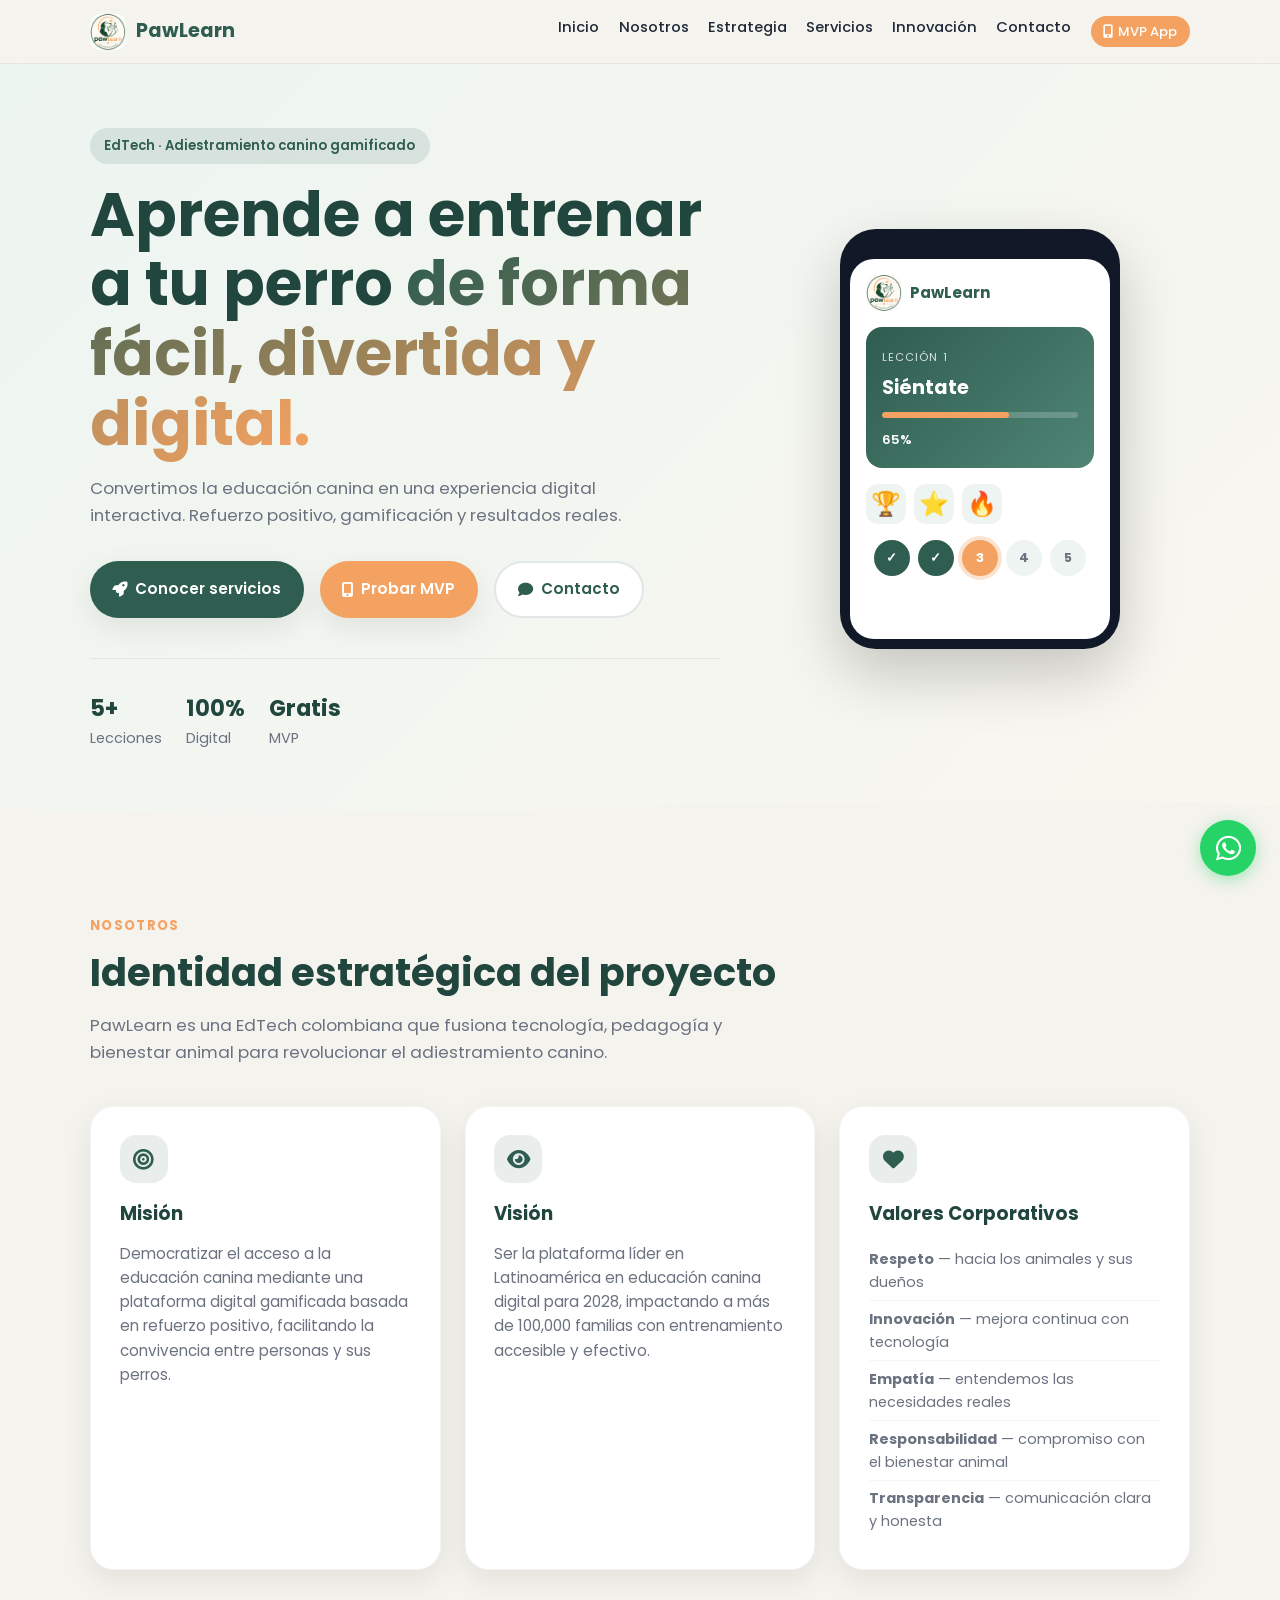
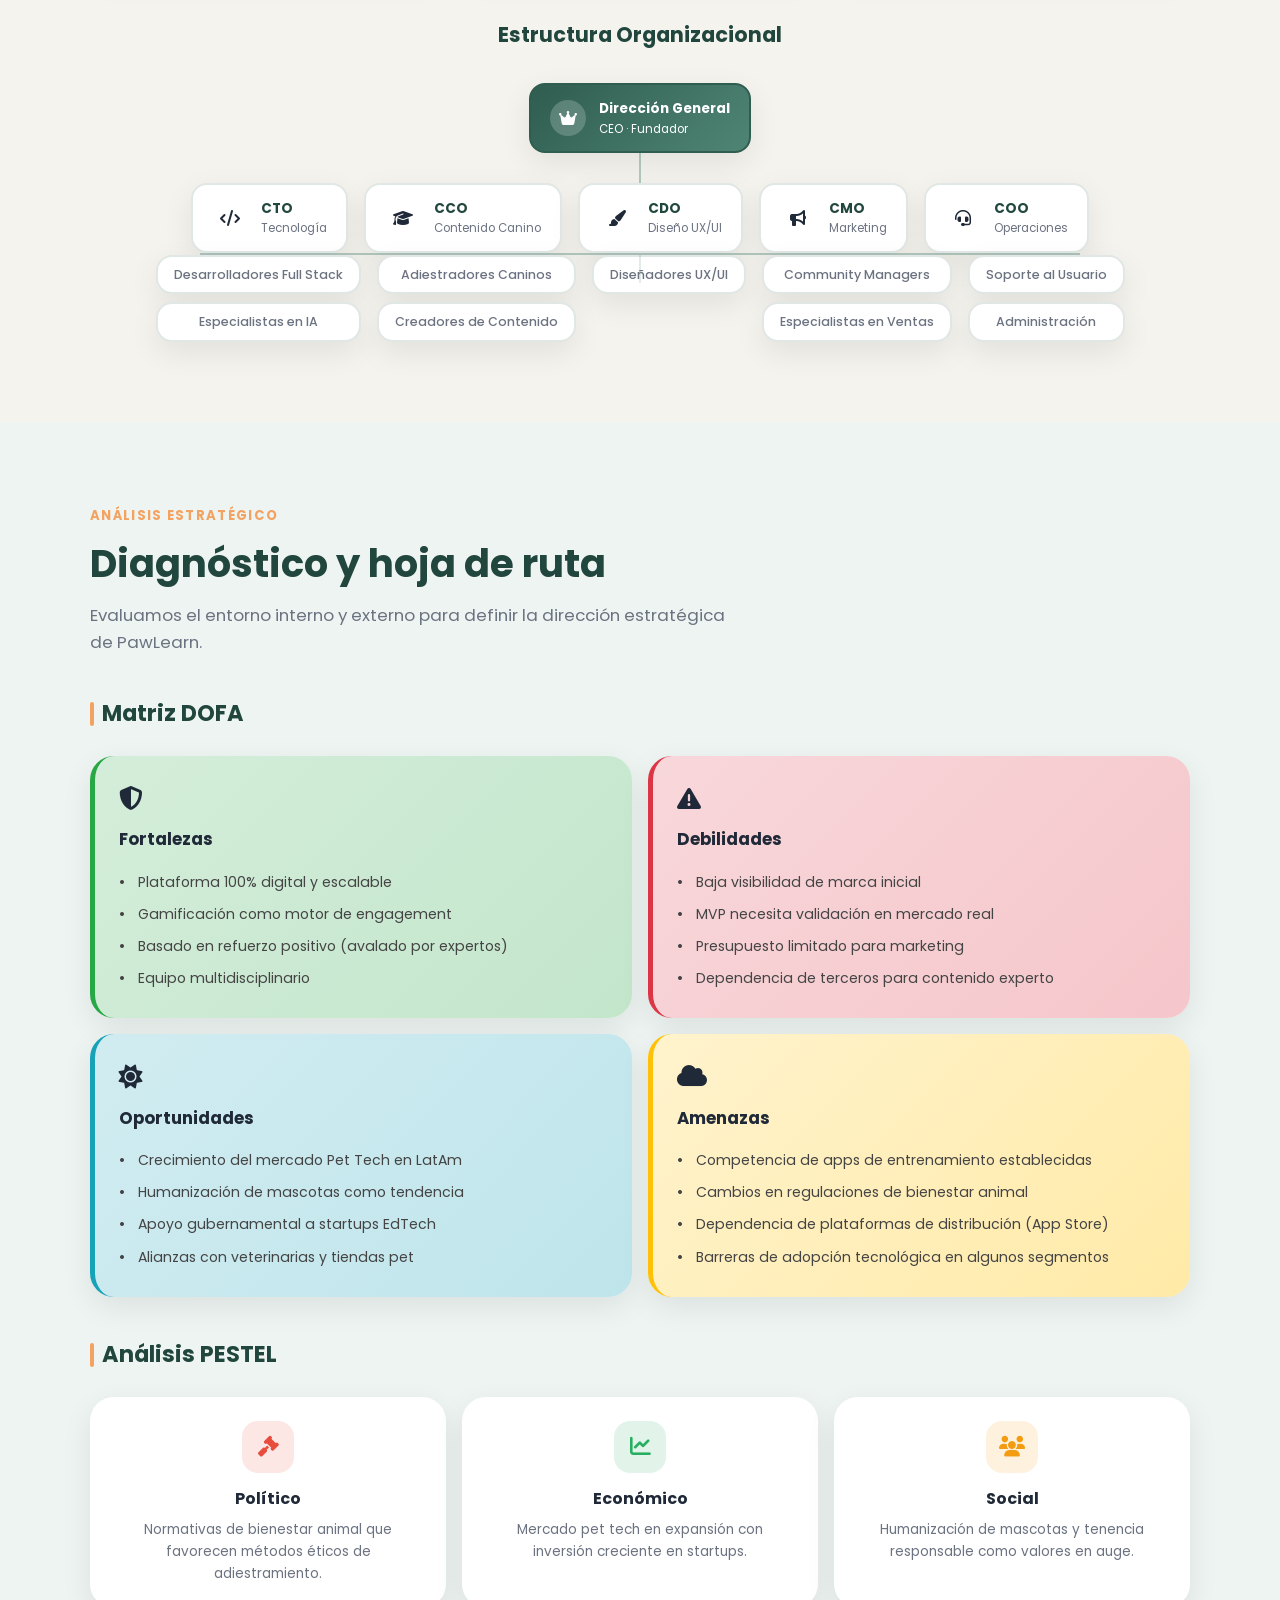
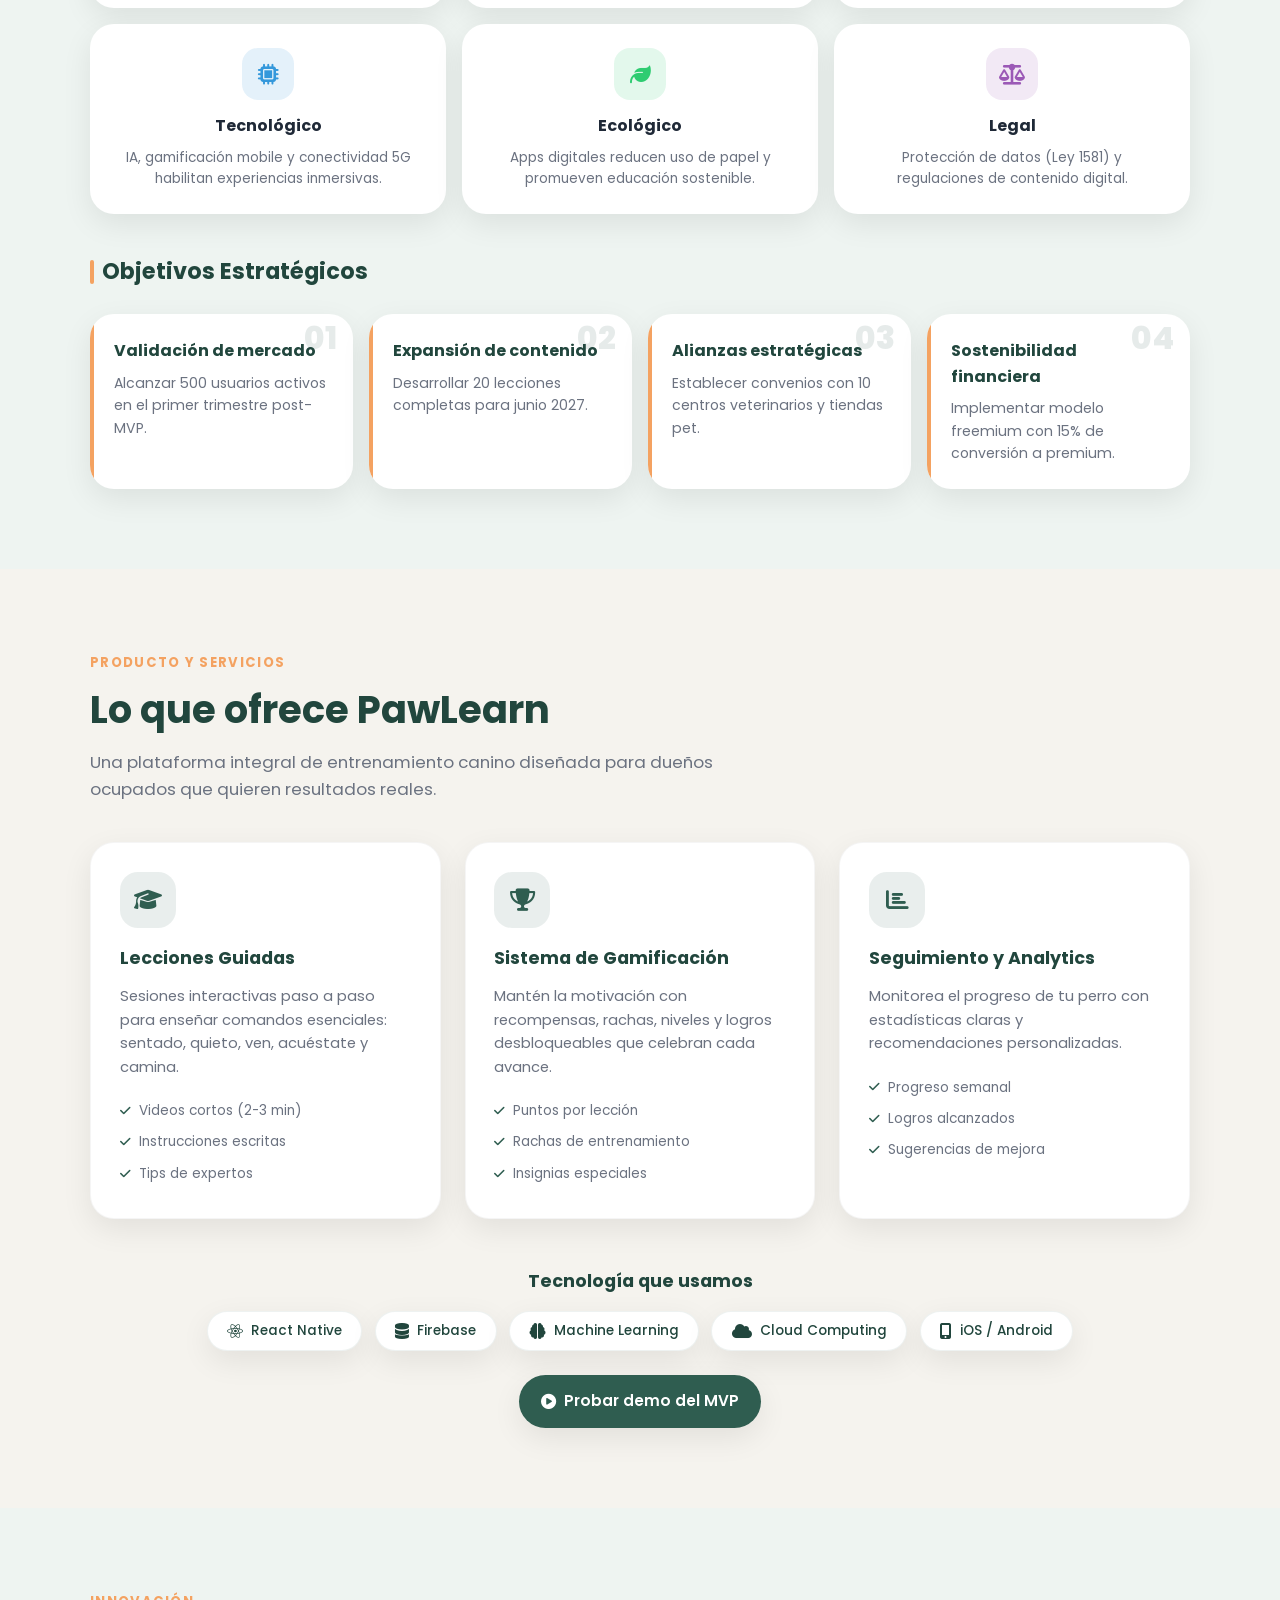
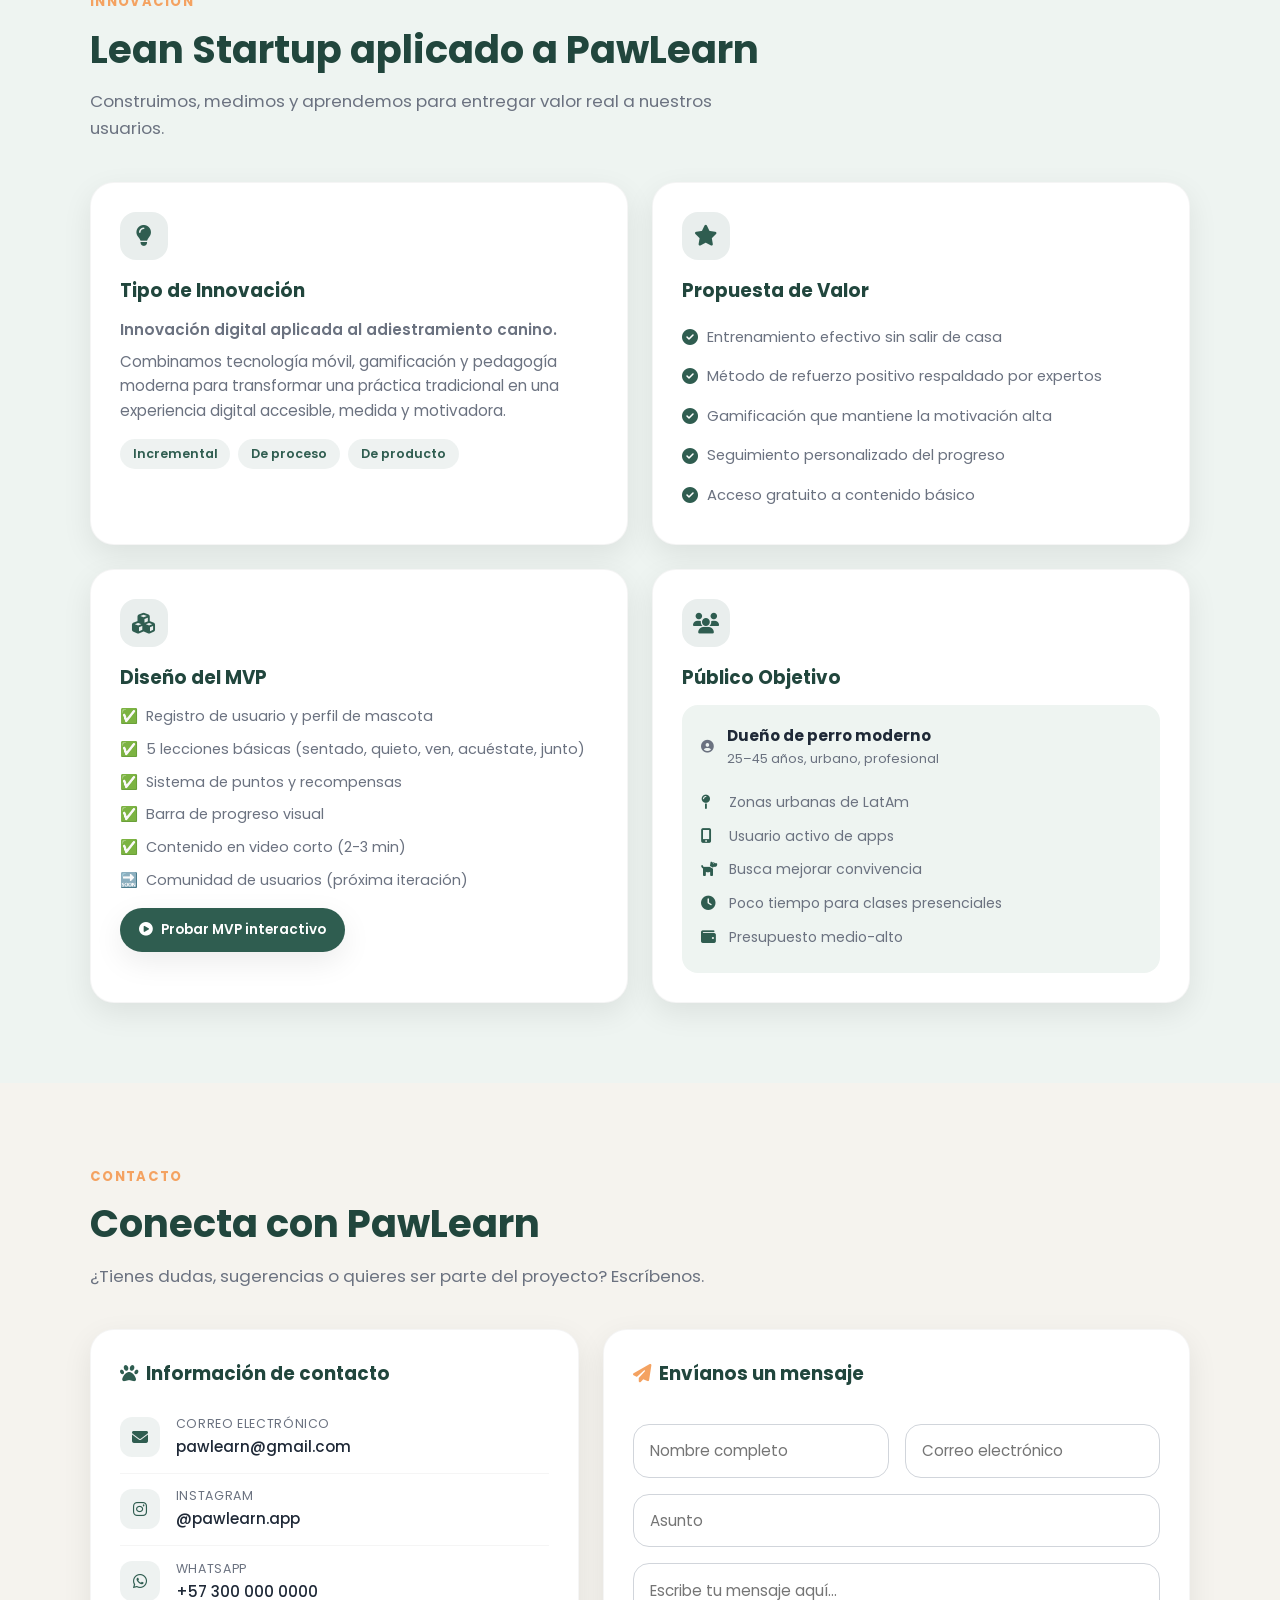
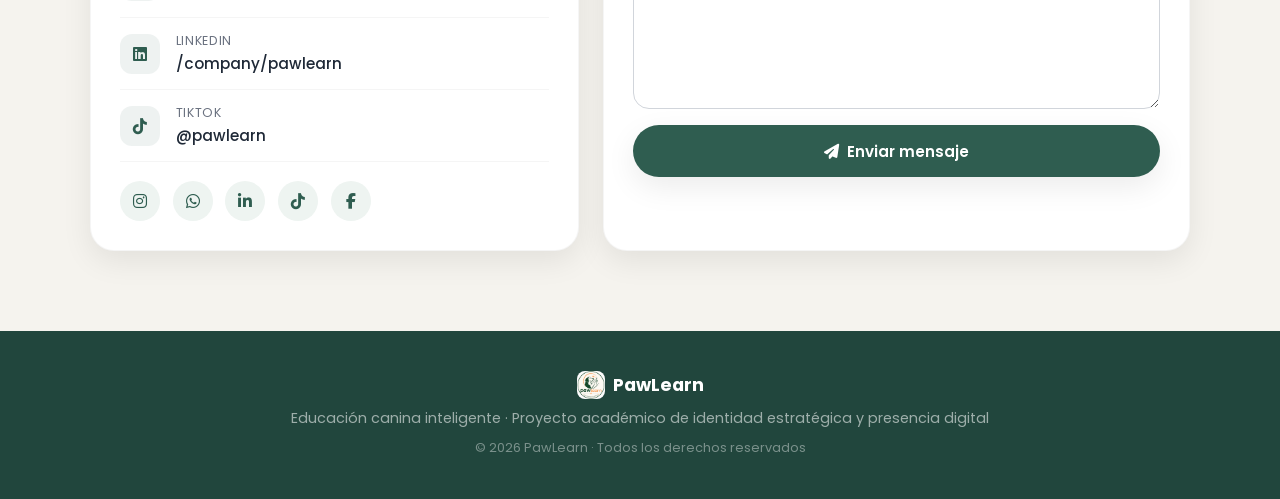
<file: index.html>
<!DOCTYPE html>
<html lang="es">
<head>
  <meta charset="UTF-8" />
  <meta name="viewport" content="width=device-width, initial-scale=1.0" />
  <title>PawLearn | Educación Canina Inteligente</title>
  <link rel="stylesheet" href="styles.css" />
  <link rel="preconnect" href="https://fonts.googleapis.com">
  <link rel="preconnect" href="https://fonts.gstatic.com" crossorigin>
  <link href="https://fonts.googleapis.com/css2?family=Poppins:wght@300;400;500;600;700;800&display=swap" rel="stylesheet">
  <link rel="stylesheet" href="https://cdnjs.cloudflare.com/ajax/libs/font-awesome/6.5.0/css/all.min.css">
  <link rel="icon" href="logo.jpeg" type="image/jpeg">
</head>
<body>

  <!-- Navbar -->
  <header class="navbar">
    <div class="container nav-content">
      <div class="logo">
        <img src="logo.jpeg" alt="PawLearn" class="logo-img" />
        <span>PawLearn</span>
      </div>
      <nav>
        <a href="#inicio">Inicio</a>
        <a href="#nosotros">Nosotros</a>
        <a href="#estrategia">Estrategia</a>
        <a href="#servicios">Servicios</a>
        <a href="#innovacion">Innovación</a>
        <a href="#contacto">Contacto</a>
        <a href="mvp-app.html" class="nav-mvp"><i class="fas fa-mobile-alt"></i> MVP App</a>
      </nav>
    </div>
  </header>

  <main>

    <!-- ===== HERO / HOME ===== -->
    <section class="hero" id="inicio">
      <div class="container hero-grid">
        <div class="hero-text">
          <span class="badge">EdTech · Adiestramiento canino gamificado</span>
          <h1>Aprende a entrenar a tu perro <span class="highlight">de forma fácil, divertida y digital.</span></h1>
          <p class="slogan">Convertimos la educación canina en una experiencia digital interactiva. Refuerzo positivo, gamificación y resultados reales.</p>
          <div class="hero-actions">
            <a href="#servicios" class="btn btn-primary"><i class="fas fa-rocket"></i> Conocer servicios</a>
            <a href="mvp-app.html" class="btn btn-accent"><i class="fas fa-mobile-alt"></i> Probar MVP</a>
            <a href="#contacto" class="btn btn-secondary"><i class="fas fa-comment"></i> Contacto</a>
          </div>
          <div class="hero-stats">
            <div><strong>5+</strong> Lecciones</div>
            <div><strong>100%</strong> Digital</div>
            <div><strong>Gratis</strong> MVP</div>
          </div>
        </div>

        <div class="hero-visual">
          <div class="phone-mockup">
            <div class="phone-notch"></div>
            <div class="phone-screen">
              <div class="app-header">
                <img src="logo.jpeg" alt="PawLearn" class="app-logo-icon" />
                <span>PawLearn</span>
              </div>
              <div class="app-lesson">
                <span class="lesson-tag">Lección 1</span>
                <h4>Siéntate</h4>
                <div class="lesson-progress">
                  <div class="lp-fill" style="width:65%"></div>
                </div>
                <span class="lesson-pct">65%</span>
              </div>
              <div class="app-badges">
                <span>🏆</span><span>⭐</span><span>🔥</span>
              </div>
              <div class="app-steps">
                <div class="step done"><span>✓</span></div>
                <div class="step done"><span>✓</span></div>
                <div class="step active"><span>3</span></div>
                <div class="step"><span>4</span></div>
                <div class="step"><span>5</span></div>
              </div>
            </div>
          </div>
        </div>
      </div>
      <div class="wave-divider">
        <svg viewBox="0 0 1440 60" preserveAspectRatio="none"><path d="M0,30 C360,60 1080,0 1440,30 L1440,60 L0,60 Z" fill="#f5f3ee"/></svg>
      </div>
    </section>

    <!-- ===== NOSOTROS ===== -->
    <section class="section" id="nosotros">
      <div class="container">
        <div class="section-title">
          <span>Nosotros</span>
          <h2>Identidad estratégica del proyecto</h2>
          <p class="section-desc">PawLearn es una EdTech colombiana que fusiona tecnología, pedagogía y bienestar animal para revolucionar el adiestramiento canino.</p>
        </div>

        <!-- Misión, Visión, Valores -->
        <div class="grid-3">
          <article class="card card-hover">
            <div class="card-icon"><i class="fas fa-bullseye"></i></div>
            <h3>Misión</h3>
            <p>Democratizar el acceso a la educación canina mediante una plataforma digital gamificada basada en refuerzo positivo, facilitando la convivencia entre personas y sus perros.</p>
          </article>

          <article class="card card-hover">
            <div class="card-icon"><i class="fas fa-eye"></i></div>
            <h3>Visión</h3>
            <p>Ser la plataforma líder en Latinoamérica en educación canina digital para 2028, impactando a más de 100,000 familias con entrenamiento accesible y efectivo.</p>
          </article>

          <article class="card card-hover">
            <div class="card-icon"><i class="fas fa-heart"></i></div>
            <h3>Valores Corporativos</h3>
            <ul class="value-list">
              <li><strong>Respeto</strong> — hacia los animales y sus dueños</li>
              <li><strong>Innovación</strong> — mejora continua con tecnología</li>
              <li><strong>Empatía</strong> — entendemos las necesidades reales</li>
              <li><strong>Responsabilidad</strong> — compromiso con el bienestar animal</li>
              <li><strong>Transparencia</strong> — comunicación clara y honesta</li>
            </ul>
          </article>
        </div>

        <!-- Estructura Organizacional - Diagrama Jerárquico -->
        <div class="org-section">
          <h3 class="org-title">Estructura Organizacional</h3>

          <div class="org-tree">
            <!-- Nivel 1: CEO -->
            <div class="org-level org-level-1">
              <div class="org-node ceo">
                <div class="org-avatar"><i class="fas fa-crown"></i></div>
                <div class="org-info">
                  <span class="org-name">Dirección General</span>
                  <span class="org-role">CEO · Fundador</span>
                </div>
              </div>
            </div>

            <div class="org-connector"></div>

            <!-- Nivel 2: Direcciones -->
            <div class="org-level org-level-2">
              <div class="org-node">
                <div class="org-avatar"><i class="fas fa-code"></i></div>
                <div class="org-info">
                  <span class="org-name">CTO</span>
                  <span class="org-role">Tecnología</span>
                </div>
              </div>
              <div class="org-node">
                <div class="org-avatar"><i class="fas fa-graduation-cap"></i></div>
                <div class="org-info">
                  <span class="org-name">CCO</span>
                  <span class="org-role">Contenido Canino</span>
                </div>
              </div>
              <div class="org-node">
                <div class="org-avatar"><i class="fas fa-paint-brush"></i></div>
                <div class="org-info">
                  <span class="org-name">CDO</span>
                  <span class="org-role">Diseño UX/UI</span>
                </div>
              </div>
              <div class="org-node">
                <div class="org-avatar"><i class="fas fa-bullhorn"></i></div>
                <div class="org-info">
                  <span class="org-name">CMO</span>
                  <span class="org-role">Marketing</span>
                </div>
              </div>
              <div class="org-node">
                <div class="org-avatar"><i class="fas fa-headset"></i></div>
                <div class="org-info">
                  <span class="org-name">COO</span>
                  <span class="org-role">Operaciones</span>
                </div>
              </div>
            </div>

            <div class="org-connector multi"></div>

            <!-- Nivel 3: Roles operativos -->
            <div class="org-level org-level-3">
              <div class="org-group">
                <div class="org-node small">Desarrolladores Full Stack</div>
                <div class="org-node small">Especialistas en IA</div>
              </div>
              <div class="org-group">
                <div class="org-node small">Adiestradores Caninos</div>
                <div class="org-node small">Creadores de Contenido</div>
              </div>
              <div class="org-group">
                <div class="org-node small">Diseñadores UX/UI</div>
              </div>
              <div class="org-group">
                <div class="org-node small">Community Managers</div>
                <div class="org-node small">Especialistas en Ventas</div>
              </div>
              <div class="org-group">
                <div class="org-node small">Soporte al Usuario</div>
                <div class="org-node small">Administración</div>
              </div>
            </div>
          </div>
        </div>
      </div>
    </section>

    <!-- ===== ANÁLISIS ESTRATÉGICO ===== -->
    <section class="section alt" id="estrategia">
      <div class="container">
        <div class="section-title">
          <span>Análisis estratégico</span>
          <h2>Diagnóstico y hoja de ruta</h2>
          <p class="section-desc">Evaluamos el entorno interno y externo para definir la dirección estratégica de PawLearn.</p>
        </div>

        <!-- DOFA GRÁFICO -->
        <h3 class="subsection-title">Matriz DOFA</h3>
        <div class="dofa-grid">
          <div class="dofa-card fortal">
            <span class="dofa-icon"><i class="fas fa-shield-alt"></i></span>
            <h4>Fortalezas</h4>
            <ul>
              <li>Plataforma 100% digital y escalable</li>
              <li>Gamificación como motor de engagement</li>
              <li>Basado en refuerzo positivo (avalado por expertos)</li>
              <li>Equipo multidisciplinario</li>
            </ul>
          </div>
          <div class="dofa-card debil">
            <span class="dofa-icon"><i class="fas fa-exclamation-triangle"></i></span>
            <h4>Debilidades</h4>
            <ul>
              <li>Baja visibilidad de marca inicial</li>
              <li>MVP necesita validación en mercado real</li>
              <li>Presupuesto limitado para marketing</li>
              <li>Dependencia de terceros para contenido experto</li>
            </ul>
          </div>
          <div class="dofa-card oport">
            <span class="dofa-icon"><i class="fas fa-sun"></i></span>
            <h4>Oportunidades</h4>
            <ul>
              <li>Crecimiento del mercado Pet Tech en LatAm</li>
              <li>Humanización de mascotas como tendencia</li>
              <li>Apoyo gubernamental a startups EdTech</li>
              <li>Alianzas con veterinarias y tiendas pet</li>
            </ul>
          </div>
          <div class="dofa-card amenz">
            <span class="dofa-icon"><i class="fas fa-cloud"></i></span>
            <h4>Amenazas</h4>
            <ul>
              <li>Competencia de apps de entrenamiento establecidas</li>
              <li>Cambios en regulaciones de bienestar animal</li>
              <li>Dependencia de plataformas de distribución (App Store)</li>
              <li>Barreras de adopción tecnológica en algunos segmentos</li>
            </ul>
          </div>
        </div>

        <!-- PESTEL GRÁFICO -->
        <h3 class="subsection-title">Análisis PESTEL</h3>
        <div class="pestel-grid">
          <div class="pestel-card">
            <div class="pestel-icon" style="background:#e74c3c22;color:#e74c3c"><i class="fas fa-gavel"></i></div>
            <h4>Político</h4>
            <p>Normativas de bienestar animal que favorecen métodos éticos de adiestramiento.</p>
          </div>
          <div class="pestel-card">
            <div class="pestel-icon" style="background:#27ae6022;color:#27ae60"><i class="fas fa-chart-line"></i></div>
            <h4>Económico</h4>
            <p>Mercado pet tech en expansión con inversión creciente en startups.</p>
          </div>
          <div class="pestel-card">
            <div class="pestel-icon" style="background:#f39c1222;color:#f39c12"><i class="fas fa-users"></i></div>
            <h4>Social</h4>
            <p>Humanización de mascotas y tenencia responsable como valores en auge.</p>
          </div>
          <div class="pestel-card">
            <div class="pestel-icon" style="background:#3498db22;color:#3498db"><i class="fas fa-microchip"></i></div>
            <h4>Tecnológico</h4>
            <p>IA, gamificación mobile y conectividad 5G habilitan experiencias inmersivas.</p>
          </div>
          <div class="pestel-card">
            <div class="pestel-icon" style="background:#2ecc7122;color:#2ecc71"><i class="fas fa-leaf"></i></div>
            <h4>Ecológico</h4>
            <p>Apps digitales reducen uso de papel y promueven educación sostenible.</p>
          </div>
          <div class="pestel-card">
            <div class="pestel-icon" style="background:#9b59b622;color:#9b59b6"><i class="fas fa-balance-scale"></i></div>
            <h4>Legal</h4>
            <p>Protección de datos (Ley 1581) y regulaciones de contenido digital.</p>
          </div>
        </div>

        <!-- Objetivos Estratégicos -->
        <h3 class="subsection-title">Objetivos Estratégicos</h3>
        <div class="obj-grid">
          <div class="obj-card">
            <span class="obj-num">01</span>
            <h4>Validación de mercado</h4>
            <p>Alcanzar 500 usuarios activos en el primer trimestre post-MVP.</p>
          </div>
          <div class="obj-card">
            <span class="obj-num">02</span>
            <h4>Expansión de contenido</h4>
            <p>Desarrollar 20 lecciones completas para junio 2027.</p>
          </div>
          <div class="obj-card">
            <span class="obj-num">03</span>
            <h4>Alianzas estratégicas</h4>
            <p>Establecer convenios con 10 centros veterinarios y tiendas pet.</p>
          </div>
          <div class="obj-card">
            <span class="obj-num">04</span>
            <h4>Sostenibilidad financiera</h4>
            <p>Implementar modelo freemium con 15% de conversión a premium.</p>
          </div>
        </div>
      </div>
    </section>

    <!-- ===== SERVICIOS ===== -->
    <section class="section" id="servicios">
      <div class="container">
        <div class="section-title">
          <span>Producto y servicios</span>
          <h2>Lo que ofrece PawLearn</h2>
          <p class="section-desc">Una plataforma integral de entrenamiento canino diseñada para dueños ocupados que quieren resultados reales.</p>
        </div>

        <div class="grid-3">
          <article class="card feature card-hover">
            <div class="feature-icon"><i class="fas fa-graduation-cap"></i></div>
            <h3>Lecciones Guiadas</h3>
            <p>Sesiones interactivas paso a paso para enseñar comandos esenciales: sentado, quieto, ven, acuéstate y camina.</p>
            <ul class="feature-list">
              <li><i class="fas fa-check"></i> Videos cortos (2-3 min)</li>
              <li><i class="fas fa-check"></i> Instrucciones escritas</li>
              <li><i class="fas fa-check"></i> Tips de expertos</li>
            </ul>
          </article>

          <article class="card feature card-hover">
            <div class="feature-icon"><i class="fas fa-trophy"></i></div>
            <h3>Sistema de Gamificación</h3>
            <p>Mantén la motivación con recompensas, rachas, niveles y logros desbloqueables que celebran cada avance.</p>
            <ul class="feature-list">
              <li><i class="fas fa-check"></i> Puntos por lección</li>
              <li><i class="fas fa-check"></i> Rachas de entrenamiento</li>
              <li><i class="fas fa-check"></i> Insignias especiales</li>
            </ul>
          </article>

          <article class="card feature card-hover">
            <div class="feature-icon"><i class="fas fa-chart-bar"></i></div>
            <h3>Seguimiento y Analytics</h3>
            <p>Monitorea el progreso de tu perro con estadísticas claras y recomendaciones personalizadas.</p>
            <ul class="feature-list">
              <li><i class="fas fa-check"></i> Progreso semanal</li>
              <li><i class="fas fa-check"></i> Logros alcanzados</li>
              <li><i class="fas fa-check"></i> Sugerencias de mejora</li>
            </ul>
          </article>
        </div>

        <!-- Tecnología -->
        <div class="tech-section">
          <h3>Tecnología que usamos</h3>
          <div class="tech-tags">
            <span><i class="fab fa-react"></i> React Native</span>
            <span><i class="fas fa-database"></i> Firebase</span>
            <span><i class="fas fa-brain"></i> Machine Learning</span>
            <span><i class="fas fa-cloud"></i> Cloud Computing</span>
            <span><i class="fas fa-mobile-alt"></i> iOS / Android</span>
          </div>
          <div style="margin-top:1.5rem;">
            <a href="mvp-app.html" class="btn btn-primary" style="display:inline-flex;">
              <i class="fas fa-play-circle"></i> Probar demo del MVP
            </a>
          </div>
        </div>
      </div>
    </section>

    <!-- ===== INNOVACIÓN ===== -->
    <section class="section alt" id="innovacion">
      <div class="container">
        <div class="section-title">
          <span>Innovación</span>
          <h2>Lean Startup aplicado a PawLearn</h2>
          <p class="section-desc">Construimos, medimos y aprendemos para entregar valor real a nuestros usuarios.</p>
        </div>

        <div class="grid-2">
          <article class="card card-hover">
            <div class="card-icon"><i class="fas fa-lightbulb"></i></div>
            <h3>Tipo de Innovación</h3>
            <p class="bold">Innovación digital aplicada al adiestramiento canino.</p>
            <p>Combinamos tecnología móvil, gamificación y pedagogía moderna para transformar una práctica tradicional en una experiencia digital accesible, medida y motivadora.</p>
            <div class="innov-tags">
              <span>Incremental</span>
              <span>De proceso</span>
              <span>De producto</span>
            </div>
          </article>

          <article class="card card-hover">
            <div class="card-icon"><i class="fas fa-star"></i></div>
            <h3>Propuesta de Valor</h3>
            <ul class="value-prop-list">
              <li><i class="fas fa-check-circle"></i> Entrenamiento efectivo sin salir de casa</li>
              <li><i class="fas fa-check-circle"></i> Método de refuerzo positivo respaldado por expertos</li>
              <li><i class="fas fa-check-circle"></i> Gamificación que mantiene la motivación alta</li>
              <li><i class="fas fa-check-circle"></i> Seguimiento personalizado del progreso</li>
              <li><i class="fas fa-check-circle"></i> Acceso gratuito a contenido básico</li>
            </ul>
          </article>
        </div>

        <!-- MVP y Público Objetivo -->
        <div class="grid-2" style="margin-top:1.5rem">
          <article class="card card-hover">
            <div class="card-icon"><i class="fas fa-cubes"></i></div>
            <h3>Diseño del MVP</h3>
            <div class="mvp-list">
              <div class="mvp-item"><span>✅</span> Registro de usuario y perfil de mascota</div>
              <div class="mvp-item"><span>✅</span> 5 lecciones básicas (sentado, quieto, ven, acuéstate, junto)</div>
              <div class="mvp-item"><span>✅</span> Sistema de puntos y recompensas</div>
              <div class="mvp-item"><span>✅</span> Barra de progreso visual</div>
              <div class="mvp-item"><span>✅</span> Contenido en video corto (2-3 min)</div>
              <div class="mvp-item"><span>🔜</span> Comunidad de usuarios (próxima iteración)</div>
            </div>
            <a href="mvp-app.html" class="btn btn-primary" style="display:inline-flex;margin-top:1rem;font-size:0.85rem;padding:0.7rem 1.2rem;">
              <i class="fas fa-play-circle"></i> Probar MVP interactivo
            </a>
          </article>

          <article class="card card-hover">
            <div class="card-icon"><i class="fas fa-users"></i></div>
            <h3>Público Objetivo</h3>
            <div class="persona-card">
              <div class="persona-header">
                <span class="persona-avatar"><i class="fas fa-user-circle"></i></span>
                <div>
                  <strong>Dueño de perro moderno</strong>
                  <span>25–45 años, urbano, profesional</span>
                </div>
              </div>
              <ul class="persona-details">
                <li><i class="fas fa-map-pin"></i> Zonas urbanas de LatAm</li>
                <li><i class="fas fa-mobile-alt"></i> Usuario activo de apps</li>
                <li><i class="fas fa-dog"></i> Busca mejorar convivencia</li>
                <li><i class="fas fa-clock"></i> Poco tiempo para clases presenciales</li>
                <li><i class="fas fa-wallet"></i> Presupuesto medio-alto</li>
              </ul>
            </div>
          </article>
        </div>
      </div>
    </section>

    <!-- ===== CONTACTO ===== -->
    <section class="section" id="contacto">
      <div class="container">
        <div class="section-title">
          <span>Contacto</span>
          <h2>Conecta con PawLearn</h2>
          <p class="section-desc">¿Tienes dudas, sugerencias o quieres ser parte del proyecto? Escríbenos.</p>
        </div>

        <div class="contact-grid">
          <div class="card contact-info">
            <h3><i class="fas fa-paw"></i> Información de contacto</h3>

            <div class="contact-item">
              <div class="contact-icon"><i class="fas fa-envelope"></i></div>
              <div>
                <span class="contact-label">Correo electrónico</span>
                <span class="contact-value">pawlearn@gmail.com</span>
              </div>
            </div>

            <div class="contact-item">
              <div class="contact-icon"><i class="fab fa-instagram"></i></div>
              <div>
                <span class="contact-label">Instagram</span>
                <span class="contact-value">@pawlearn.app</span>
              </div>
            </div>

            <div class="contact-item">
              <div class="contact-icon"><i class="fab fa-whatsapp"></i></div>
              <div>
                <span class="contact-label">WhatsApp</span>
                <span class="contact-value">+57 300 000 0000</span>
              </div>
            </div>

            <div class="contact-item">
              <div class="contact-icon"><i class="fab fa-linkedin"></i></div>
              <div>
                <span class="contact-label">LinkedIn</span>
                <span class="contact-value">/company/pawlearn</span>
              </div>
            </div>

            <div class="contact-item">
              <div class="contact-icon"><i class="fab fa-tiktok"></i></div>
              <div>
                <span class="contact-label">TikTok</span>
                <span class="contact-value">@pawlearn</span>
              </div>
            </div>

            <div class="contact-social">
              <a href="#" aria-label="Instagram"><i class="fab fa-instagram"></i></a>
              <a href="#" aria-label="WhatsApp"><i class="fab fa-whatsapp"></i></a>
              <a href="#" aria-label="LinkedIn"><i class="fab fa-linkedin-in"></i></a>
              <a href="#" aria-label="TikTok"><i class="fab fa-tiktok"></i></a>
              <a href="#" aria-label="Facebook"><i class="fab fa-facebook-f"></i></a>
            </div>
          </div>

          <form class="card form-card" id="contactForm">
            <h3><i class="fas fa-paper-plane"></i> Envíanos un mensaje</h3>
            <div class="form-row">
              <input type="text" placeholder="Nombre completo" required />
              <input type="email" placeholder="Correo electrónico" required />
            </div>
            <input type="text" placeholder="Asunto" />
            <textarea rows="5" placeholder="Escribe tu mensaje aquí..." required></textarea>
            <button type="submit" class="btn btn-primary btn-block">
              <i class="fas fa-paper-plane"></i> Enviar mensaje
            </button>
          </form>
        </div>
      </div>
    </section>

  </main>

  <!-- Footer -->
  <footer class="footer">
    <div class="container">
      <div class="footer-content">
        <div class="footer-brand">
          <img src="logo.jpeg" alt="PawLearn" class="logo-img-sm" />
          <span>PawLearn</span>
        </div>
        <p class="footer-tagline">Educación canina inteligente · Proyecto académico de identidad estratégica y presencia digital</p>
        <p class="footer-copy">© 2026 PawLearn · Todos los derechos reservados</p>
      </div>
    </div>
  </footer>

  <!-- WhatsApp Float -->
  <a href="https://wa.me/573000000000" class="whatsapp-float" target="_blank" rel="noopener" aria-label="WhatsApp">
    <i class="fab fa-whatsapp"></i>
  </a>

  <script>
    // Smooth scroll reveal
    const revealElements = document.querySelectorAll('.card-hover, .dofa-card, .pestel-card, .obj-card');

    const revealObserver = new IntersectionObserver((entries) => {
      entries.forEach(entry => {
        if (entry.isIntersecting) {
          entry.target.classList.add('visible');
        }
      });
    }, { threshold: 0.15 });

    revealElements.forEach(el => revealObserver.observe(el));

    // Form handler
    document.getElementById('contactForm')?.addEventListener('submit', function(e) {
      e.preventDefault();
      const btn = this.querySelector('button[type="submit"]');
      const original = btn.innerHTML;
      btn.innerHTML = '<i class="fas fa-spinner fa-spin"></i> Enviando...';
      setTimeout(() => {
        btn.innerHTML = '<i class="fas fa-check"></i> Mensaje enviado';
        setTimeout(() => { btn.innerHTML = original; }, 2500);
        this.reset();
      }, 1500);
    });
  </script>
</body>
</html>
</file>
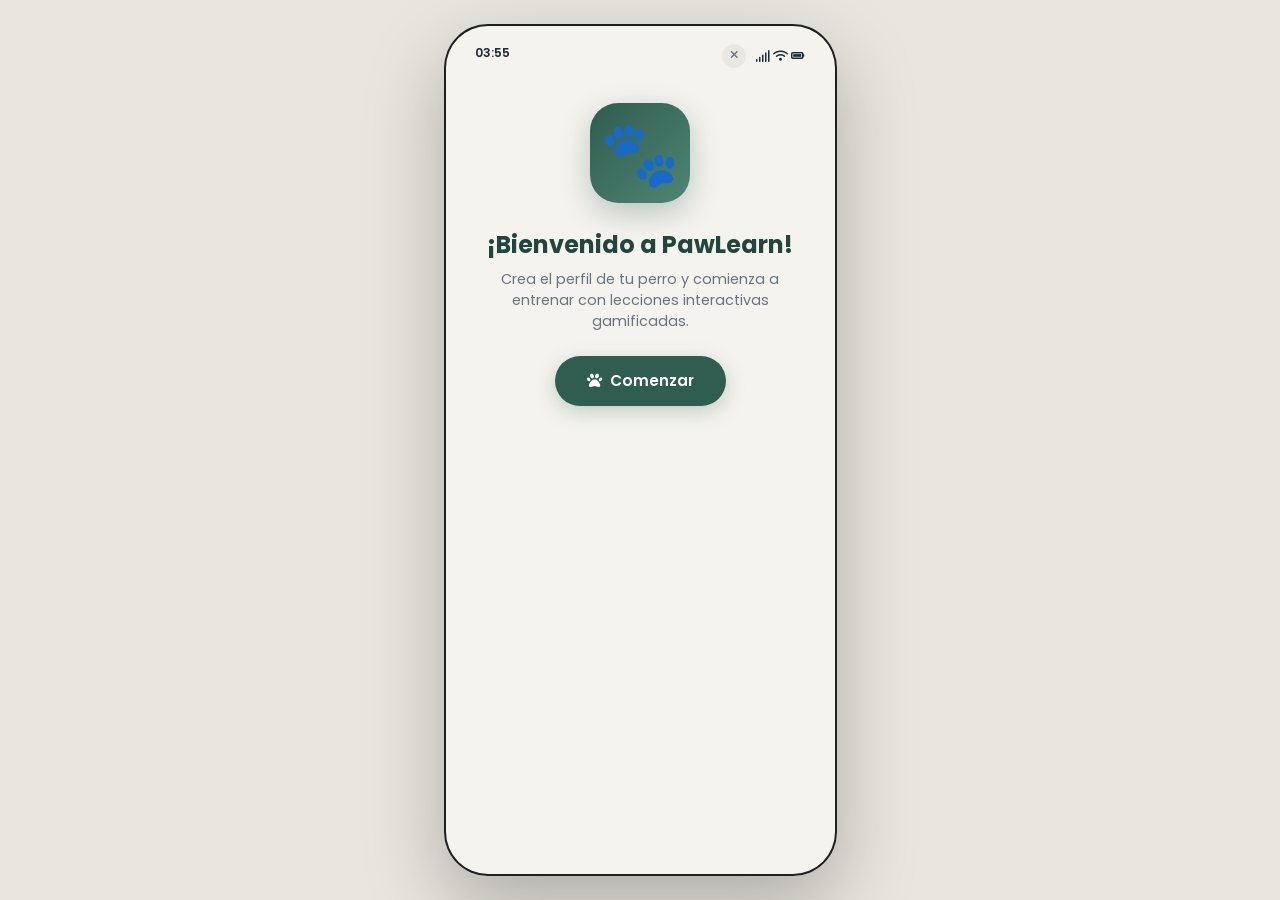
<file: mvp-app.html>
<!DOCTYPE html>
<html lang="es">
<head>
  <meta charset="UTF-8" />
  <meta name="viewport" content="width=device-width, initial-scale=1.0, maximum-scale=1.0, user-scalable=no" />
  <title>PawLearn MVP — App Móvil</title>
  <link rel="preconnect" href="https://fonts.googleapis.com">
  <link rel="preconnect" href="https://fonts.gstatic.com" crossorigin>
  <link href="https://fonts.googleapis.com/css2?family=Poppins:wght@400;500;600;700;800&display=swap" rel="stylesheet">
  <link rel="stylesheet" href="https://cdnjs.cloudflare.com/ajax/libs/font-awesome/6.5.0/css/all.min.css">
  <style>
    * { margin: 0; padding: 0; box-sizing: border-box; }
    body {
      font-family: 'Poppins', sans-serif;
      background: #e8e6de;
      display: flex;
      justify-content: center;
      align-items: center;
      min-height: 100vh;
      padding: 1rem;
    }

    .phone-frame {
      width: 393px;
      max-width: 100%;
      height: 852px;
      max-height: 95vh;
      background: #f5f3ee;
      border-radius: 44px;
      padding: 12px;
      box-shadow: 0 30px 80px rgba(0,0,0,0.25), inset 0 0 0 2px #1f1f1f;
      position: relative;
    }

    .phone-inner {
      background: #f5f3ee;
      border-radius: 32px;
      height: 100%;
      display: flex;
      flex-direction: column;
      overflow: hidden;
      position: relative;
    }

    .scroll-content {
      flex: 1;
      overflow-y: auto;
      overflow-x: hidden;
      scrollbar-width: thin;
      padding-bottom: 0.5rem;
    }

    .scroll-content::-webkit-scrollbar { width: 4px; }
    .scroll-content::-webkit-scrollbar-thumb { background: #ccc; border-radius: 4px; }

    .status-bar {
      display: flex;
      justify-content: space-between;
      padding: 0.5rem 1.2rem 0.2rem;
      font-size: 0.75rem;
      font-weight: 600;
      color: #1f2937;
    }

    .close-app {
      color: #6b7280;
      text-decoration: none;
      width: 24px;
      height: 24px;
      border-radius: 50%;
      display: grid;
      place-items: center;
      background: rgba(0,0,0,0.05);
      font-size: 0.7rem;
      transition: 0.2s ease;
      margin-right: 0.3rem;
    }

    .close-app:hover {
      background: #e74c3c;
      color: white;
    }

    .screen {
      padding: 0 1rem 0.5rem;
      display: none;
      flex-direction: column;
      min-height: 100%;
    }
    .screen.active { display: flex; }

    .screen-header {
      display: flex;
      align-items: center;
      gap: 0.6rem;
      margin-bottom: 1.2rem;
      flex-shrink: 0;
    }

    .app-logo-icon {
      width: 36px;
      height: 36px;
      border-radius: 10px;
      object-fit: cover;
      flex-shrink: 0;
    }

    .screen-header h1 {
      font-size: 1.2rem;
      font-weight: 700;
      color: #21463d;
      flex: 1;
    }

    .screen-header .badge-count {
      background: #f4a261;
      color: white;
      font-size: 0.7rem;
      font-weight: 700;
      padding: 0.2rem 0.6rem;
      border-radius: 999px;
    }

    /* ===== ONBOARDING ===== */
    #onboarding {
      display: flex;
      flex-direction: column;
      align-items: center;
      justify-content: center;
      text-align: center;
      padding: 2rem 1.5rem;
      flex: 1;
    }

    #onboarding .big-paw {
      font-size: 4rem;
      width: 100px;
      height: 100px;
      background: linear-gradient(135deg, #2f5d50, #4f8575);
      border-radius: 28px;
      display: grid;
      place-items: center;
      color: white;
      margin-bottom: 1.5rem;
      box-shadow: 0 10px 30px rgba(47,93,80,0.3);
    }

    #onboarding h2 {
      font-size: 1.5rem;
      color: #21463d;
      margin-bottom: 0.4rem;
    }

    #onboarding p {
      color: #6b7280;
      font-size: 0.9rem;
      margin-bottom: 1.5rem;
    }

    .btn-app {
      background: #2f5d50;
      color: white;
      border: none;
      padding: 0.85rem 2rem;
      border-radius: 999px;
      font-family: inherit;
      font-weight: 600;
      font-size: 0.95rem;
      display: inline-flex;
      align-items: center;
      gap: 0.5rem;
      cursor: pointer;
      transition: 0.3s ease;
      box-shadow: 0 6px 20px rgba(47,93,80,0.25);
    }
    .btn-app:hover { background: #21463d; transform: translateY(-2px); }
    .btn-app:active { transform: scale(0.97); }
    .btn-app:disabled {
      opacity: 0.5;
      cursor: not-allowed;
      transform: none !important;
    }
    .btn-outline {
      background: transparent;
      color: #2f5d50;
      border: 2px solid rgba(47,93,80,0.2);
      box-shadow: none;
    }
    .btn-outline:hover { background: rgba(47,93,80,0.06); }
    .btn-sm { padding: 0.5rem 1.2rem; font-size: 0.8rem; }
    .btn-block { width: 100%; justify-content: center; }

    /* ===== ONBOARDING FORM ===== */
    #onboardingForm {
      display: none;
      flex-direction: column;
      align-items: center;
      justify-content: center;
      text-align: center;
      padding: 2rem 1.5rem;
      flex: 1;
    }
    #onboardingForm h2 { font-size: 1.2rem; color: #21463d; margin-bottom: 1.2rem; }
    .form-group {
      width: 100%;
      max-width: 300px;
      display: flex;
      flex-direction: column;
      gap: 0.8rem;
    }
    .form-group input,
    .form-group select {
      padding: 0.85rem 1rem;
      border: 1.5px solid #d1d5db;
      border-radius: 16px;
      font-family: inherit;
      font-size: 0.95rem;
      outline: none;
      background: white;
      width: 100%;
    }
    .form-group input:focus,
    .form-group select:focus {
      border-color: #2f5d50;
      box-shadow: 0 0 0 3px rgba(47,93,80,0.1);
    }

    /* ===== HOME ===== */
    #appHome { display: none; flex-direction: column; flex: 1; }

    .greeting {
      font-size: 0.9rem;
      color: #6b7280;
    }
    .greeting strong {
      color: #1f2937;
      font-size: 1.1rem;
      display: block;
    }

    .xp-bar-container {
      background: white;
      border-radius: 16px;
      padding: 1rem;
      margin: 1rem 0;
      box-shadow: 0 4px 12px rgba(0,0,0,0.06);
      display: flex;
      align-items: center;
      gap: 1rem;
    }
    .xp-bar-container .level {
      width: 44px;
      height: 44px;
      background: linear-gradient(135deg, #f4a261, #e8883a);
      border-radius: 14px;
      display: grid;
      place-items: center;
      color: white;
      font-weight: 800;
      font-size: 1.1rem;
      flex-shrink: 0;
    }
    .xp-info { flex: 1; }
    .xp-info .label {
      font-size: 0.75rem;
      color: #6b7280;
      display: flex;
      justify-content: space-between;
    }
    .xp-track {
      height: 8px;
      background: #e5e7eb;
      border-radius: 999px;
      overflow: hidden;
      margin-top: 0.3rem;
    }
    .xp-fill {
      height: 100%;
      background: linear-gradient(90deg, #f4a261, #e8883a);
      border-radius: 999px;
      transition: width 0.6s ease;
    }
    .streak-badge {
      background: #fff3cd;
      border-radius: 12px;
      padding: 0.3rem 0.7rem;
      font-size: 0.8rem;
      font-weight: 600;
      color: #856404;
      display: flex;
      align-items: center;
      gap: 0.3rem;
      white-space: nowrap;
    }

    /* Mini stats row */
    .mini-stats {
      display: flex;
      gap: 0.5rem;
      margin-bottom: 0.5rem;
    }
    .mini-stat {
      flex: 1;
      background: white;
      border-radius: 12px;
      padding: 0.5rem;
      text-align: center;
      box-shadow: 0 2px 8px rgba(0,0,0,0.04);
    }
    .mini-stat .ms-label { font-size: 0.75rem; color: #6b7280; }
    .mini-stat .ms-value { font-weight: 700; font-size: 1rem; }
    .mini-stat .ms-value.green { color: #2f5d50; }
    .mini-stat .ms-value.orange { color: #f4a261; }
    .mini-stat .ms-value.red { color: #e74c3c; }
    .mini-stat .ms-total { color: #6b7280; font-size: 0.8rem; }

    .section-label {
      font-size: 0.85rem;
      font-weight: 600;
      color: #1f2937;
      margin: 1rem 0 0.6rem;
      display: flex;
      justify-content: space-between;
      align-items: center;
    }
    .section-label span {
      font-weight: 400;
      color: #6b7280;
      font-size: 0.8rem;
    }

    /* Lesson cards */
    .lesson-list {
      display: flex;
      flex-direction: column;
      gap: 0.6rem;
      padding-bottom: 0.5rem;
    }

    .lesson-card {
      background: white;
      border-radius: 16px;
      padding: 0.9rem 1rem;
      display: flex;
      align-items: center;
      gap: 0.8rem;
      cursor: pointer;
      transition: 0.2s ease;
      box-shadow: 0 2px 8px rgba(0,0,0,0.04);
      border: 2px solid transparent;
      user-select: none;
      -webkit-tap-highlight-color: transparent;
    }
    .lesson-card:hover { border-color: rgba(47,93,80,0.15); }
    .lesson-card:active:not(.locked) { transform: scale(0.98); }
    .lesson-card.completed { opacity: 0.7; }
    .lesson-card.completed .lesson-status { background: #d4edda; color: #28a745; }

    .lesson-num {
      width: 36px;
      height: 36px;
      background: rgba(47,93,80,0.08);
      border-radius: 12px;
      display: grid;
      place-items: center;
      font-weight: 700;
      font-size: 0.85rem;
      color: #2f5d50;
      flex-shrink: 0;
    }
    .lesson-card.completed .lesson-num {
      background: #2f5d50;
      color: white;
    }
    .lesson-card .lesson-info { flex: 1; }
    .lesson-card .lesson-info h4 { font-size: 0.9rem; color: #1f2937; }
    .lesson-card .lesson-info span { font-size: 0.75rem; color: #6b7280; }
    .lesson-status {
      width: 28px;
      height: 28px;
      border-radius: 50%;
      display: grid;
      place-items: center;
      font-size: 0.7rem;
      color: #6b7280;
      background: #f3f4f6;
      flex-shrink: 0;
    }
    .lesson-card.active-lesson {
      border-color: #f4a261;
      background: #fffbeb;
    }
    .lesson-card.active-lesson .lesson-status {
      background: #f4a261;
      color: white;
    }
    .lesson-card.locked { opacity: 0.5; cursor: not-allowed; }
    .lesson-card.locked .lesson-status { background: transparent; color: #ccc; }

    /* ===== LESSON DETAIL ===== */
    #lessonDetail {
      display: none;
      flex-direction: column;
      flex: 1;
      padding: 0 1rem 0.5rem;
    }

    .back-btn {
      background: none;
      border: none;
      color: #2f5d50;
      cursor: pointer;
      display: flex;
      align-items: center;
      gap: 0.3rem;
      font-family: inherit;
      font-weight: 500;
      font-size: 0.9rem;
      padding: 0.5rem 0;
      flex-shrink: 0;
    }

    .complete-btn-area {
      padding: 0.8rem 0 0.3rem;
      flex-shrink: 0;
    }
    .complete-btn-area .btn-app { width: 100%; justify-content: center; }

    /* ===== PROFILE ===== */
    #profileScreen {
      display: none;
      flex-direction: column;
      flex: 1;
    }

    .profile-card {
      background: white;
      border-radius: 20px;
      padding: 1.2rem;
      box-shadow: 0 4px 12px rgba(0,0,0,0.06);
      text-align: center;
      margin-bottom: 1rem;
    }
    .profile-avatar {
      width: 72px;
      height: 72px;
      background: linear-gradient(135deg, #2f5d50, #4f8575);
      border-radius: 50%;
      display: grid;
      place-items: center;
      color: white;
      font-size: 2rem;
      margin: 0 auto 0.6rem;
    }
    .profile-card h3 { font-size: 1.1rem; color: #1f2937; }
    .profile-card .pet-name { color: #6b7280; font-size: 0.85rem; }

    .stats-grid {
      display: grid;
      grid-template-columns: repeat(3, 1fr);
      gap: 0.6rem;
      margin: 1rem 0;
    }
    .stat-box {
      background: white;
      border-radius: 14px;
      padding: 0.8rem;
      text-align: center;
      box-shadow: 0 2px 8px rgba(0,0,0,0.04);
    }
    .stat-box .num { font-size: 1.3rem; font-weight: 800; color: #2f5d50; }
    .stat-box .label { font-size: 0.7rem; color: #6b7280; }

    .badges-grid {
      display: grid;
      grid-template-columns: repeat(4, 1fr);
      gap: 0.6rem;
    }
    .badge-item {
      background: white;
      border-radius: 14px;
      padding: 0.8rem;
      text-align: center;
      box-shadow: 0 2px 8px rgba(0,0,0,0.04);
      font-size: 1.5rem;
    }
    .badge-item.locked { opacity: 0.3; filter: grayscale(1); }
    .badge-item span { display: block; font-size: 0.65rem; color: #6b7280; margin-top: 0.3rem; }

    /* ===== BOTTOM NAV ===== */
    .bottom-nav {
      display: flex;
      justify-content: space-around;
      padding: 0.4rem 0.5rem 0.3rem;
      border-top: 1px solid rgba(0,0,0,0.06);
      background: white;
      border-radius: 0 0 32px 32px;
      flex-shrink: 0;
    }
    .bottom-nav button {
      background: none;
      border: none;
      display: flex;
      flex-direction: column;
      align-items: center;
      gap: 0.1rem;
      cursor: pointer;
      padding: 0.3rem 0.8rem;
      font-family: inherit;
      color: #9ca3af;
      transition: 0.2s ease;
      border-radius: 12px;
    }
    .bottom-nav button i { font-size: 1.2rem; }
    .bottom-nav button span { font-size: 0.62rem; font-weight: 500; }
    .bottom-nav button.active { color: #2f5d50; }
    .bottom-nav button:hover { color: #2f5d50; }

    /* ===== REWARD ===== */
    .reward-overlay {
      display: none;
      position: absolute;
      inset: 0;
      background: rgba(0,0,0,0.5);
      z-index: 50;
      border-radius: 32px;
      align-items: center;
      justify-content: center;
    }
    .reward-overlay.show { display: flex; }
    .reward-card {
      background: white;
      border-radius: 28px;
      padding: 2rem;
      text-align: center;
      max-width: 300px;
      animation: popIn 0.4s ease;
      margin: 0 1rem;
    }
    @keyframes popIn {
      0% { transform: scale(0.5); opacity: 0; }
      70% { transform: scale(1.05); }
      100% { transform: scale(1); opacity: 1; }
    }
    .reward-card .big-icon { font-size: 3rem; margin-bottom: 0.5rem; }
    .reward-card h3 { font-size: 1.2rem; color: #1f2937; margin-bottom: 0.3rem; }
    .reward-card p { font-size: 0.9rem; color: #6b7280; margin-bottom: 1rem; }
    .reward-xp {
      background: #fffbeb;
      color: #f4a261;
      font-weight: 800;
      font-size: 1.5rem;
      padding: 0.5rem;
      border-radius: 12px;
      margin-bottom: 1rem;
    }

    /* ===== COMPLETED ALL ===== */
    #completedScreen {
      display: none;
      flex-direction: column;
      align-items: center;
      justify-content: center;
      text-align: center;
      padding: 2rem;
      flex: 1;
    }
    #completedScreen .big-icon { font-size: 4rem; margin-bottom: 1rem; }
    #completedScreen h2 { color: #21463d; font-size: 1.4rem; }
    #completedScreen p { color: #6b7280; font-size: 0.9rem; margin: 0.5rem 0 1.5rem; }

    /* ===== RESPONSIVE ===== */
    @media (max-width: 420px) {
      body { padding: 0; }
      .phone-frame {
        border-radius: 0;
        padding: 0;
        height: 100vh;
        max-height: 100vh;
        box-shadow: none;
      }
      .phone-inner { border-radius: 0; }
      .reward-overlay { border-radius: 0; }
      .bottom-nav { border-radius: 0; }
    }
  </style>
</head>
<body>

<div class="phone-frame">
  <div class="phone-inner" id="appContainer">

    <!-- Status Bar -->
    <div class="status-bar">
      <span id="statusTime">9:41</span>
      <div style="display:flex;align-items:center;gap:0.3rem;">
        <a href="index.html" class="close-app" title="Volver a la landing page"><i class="fas fa-times"></i></a>
        <span><i class="fas fa-signal"></i> <i class="fas fa-wifi"></i> <i class="fas fa-battery-full"></i></span>
      </div>
    </div>

    <!-- Scrollable Content -->
    <div class="scroll-content">

      <!-- ===== ONBOARDING ===== -->
      <div id="onboarding">
        <div class="big-paw">🐾</div>
        <h2>¡Bienvenido a PawLearn!</h2>
        <p>Crea el perfil de tu perro y comienza a entrenar con lecciones interactivas gamificadas.</p>
        <button class="btn-app" onclick="startOnboarding()"><i class="fas fa-paw"></i> Comenzar</button>
      </div>

      <!-- ===== ONBOARDING FORM ===== -->
      <div id="onboardingForm">
        <h2>Datos de tu mascota</h2>
        <div class="form-group">
          <input type="text" id="petName" placeholder="Nombre de tu perro" />
          <input type="text" id="ownerName" placeholder="Tu nombre" />
          <select id="petBreed">
            <option value="">Selecciona la raza</option>
            <option>Labrador</option>
            <option>Pastor Alemán</option>
            <option>Golden Retriever</option>
            <option>Bulldog</option>
            <option>Poodle</option>
            <option>Chihuahua</option>
            <option>Beagle</option>
            <option>Mestizo</option>
            <option>Otro</option>
          </select>
          <select id="petAge">
            <option value="">Edad del perro</option>
            <option>Cachorro (0-1 año)</option>
            <option>Joven (1-3 años)</option>
            <option>Adulto (3-7 años)</option>
            <option>Senior (7+ años)</option>
          </select>
          <button class="btn-app btn-block" onclick="completeOnboarding()">
            <i class="fas fa-check"></i> Listo, ¡a entrenar!
          </button>
        </div>
      </div>

      <!-- ===== APP HOME ===== -->
      <div id="appHome">
        <div class="screen active">
          <div class="screen-header">
            <img src="logo.jpeg" alt="PawLearn" class="app-logo-icon" />
            <h1>PawLearn</h1>
            <span class="badge-count" id="pointsDisplay">0 pts</span>
          </div>

          <div class="greeting">
            <strong id="greetingText">¡Hola, humano!</strong>
            <span id="petGreeting">Tu perro te espera</span>
          </div>

          <div class="xp-bar-container">
            <div class="level" id="levelDisplay">1</div>
            <div class="xp-info">
              <div class="label">
                <span>Nivel <span id="levelNum">1</span></span>
                <span id="xpText">0 / 100 XP</span>
              </div>
              <div class="xp-track">
                <div class="xp-fill" id="xpFill" style="width:0%"></div>
              </div>
            </div>
            <div class="streak-badge">
              <i class="fas fa-fire"></i> <span id="streakCount">0</span> días
            </div>
          </div>

          <div class="mini-stats">
            <div class="mini-stat">
              <div class="ms-label">Lecciones</div>
              <div><span class="ms-value green" id="completedCount">0</span><span class="ms-total">/5</span></div>
            </div>
            <div class="mini-stat">
              <div class="ms-label">Logros</div>
              <div><span class="ms-value orange" id="badgeCount">0</span><span class="ms-total">/4</span></div>
            </div>
            <div class="mini-stat">
              <div class="ms-label">Racha</div>
              <div><span class="ms-value red" id="streakDisplay">0</span><span class="ms-total">🔥</span></div>
            </div>
          </div>

          <div class="section-label">
            Lecciones <span>Completa las 5 para desbloquear más</span>
          </div>
          <div class="lesson-list" id="lessonList"></div>
        </div>
      </div>

      <!-- ===== LESSON DETAIL ===== -->
      <div id="lessonDetail">
        <button class="back-btn" onclick="closeLesson()"><i class="fas fa-arrow-left"></i> Volver</button>

        <!-- Lesson header -->
        <h3 id="lessonTitle" style="font-size:1.1rem;color:#21463d;margin:0.3rem 0;">Lección</h3>

        <!-- Progress bar inside lesson -->
        <div style="display:flex;align-items:center;gap:0.6rem;margin-bottom:0.6rem;">
          <div style="flex:1;height:6px;background:#e5e7eb;border-radius:999px;overflow:hidden;">
            <div id="lessonProgressFill" style="height:100%;width:0%;background:linear-gradient(90deg,#2f5d50,#4f8575);border-radius:999px;transition:width 0.4s ease;"></div>
          </div>
          <span id="lessonProgressText" style="font-size:0.75rem;color:#6b7280;font-weight:600;min-width:2.5rem;text-align:right;">0/3</span>
        </div>

        <!-- Step cards -->
        <div id="lessonStepsContainer" style="display:flex;flex-direction:column;gap:0.6rem;flex:1;"></div>

        <!-- Complete button -->
        <div class="complete-btn-area">
          <button class="btn-app btn-block" id="completeBtn" onclick="completeLesson()" disabled>
            <i class="fas fa-check-circle"></i> Completa los 3 pasos
          </button>
        </div>
      </div>

      <!-- ===== PROFILE SCREEN ===== -->
      <div id="profileScreen">
        <div class="screen active">
          <div class="screen-header">
            <img src="logo.jpeg" alt="PawLearn" class="app-logo-icon" />
            <h1>Perfil</h1>
            <span></span>
          </div>

          <div class="profile-card">
            <div class="profile-avatar"><i class="fas fa-dog"></i></div>
            <h3 id="profilePetName">Max</h3>
            <div class="pet-name"><span id="profileBreed">Labrador</span> · <span id="profileAge">Cachorro</span></div>
            <div style="margin-top:0.5rem;font-size:0.85rem;color:#6b7280;">
              Dueño: <strong id="profileOwner">Humano</strong>
            </div>
          </div>

          <div class="stats-grid">
            <div class="stat-box">
              <div class="num" id="profileLevel">1</div>
              <div class="label">Nivel</div>
            </div>
            <div class="stat-box">
              <div class="num" id="profilePoints">0</div>
              <div class="label">Puntos</div>
            </div>
            <div class="stat-box">
              <div class="num" id="profileLessons">0</div>
              <div class="label">Lecciones</div>
            </div>
          </div>

          <div class="section-label">Insignias</div>
          <div class="badges-grid">
            <div class="badge-item" id="badge1">🏆<span>Primer paso</span></div>
            <div class="badge-item locked" id="badge2">⭐<span>5 lecciones</span></div>
            <div class="badge-item locked" id="badge3">🔥<span>Racha 3 días</span></div>
            <div class="badge-item locked" id="badge4">💪<span>Nivel 5</span></div>
          </div>

          <div style="margin-top:auto;padding-top:1rem;">
            <button class="btn-app btn-outline btn-block" onclick="resetApp()">
              <i class="fas fa-redo"></i> Reiniciar progreso
            </button>
          </div>
        </div>
      </div>

      <!-- ===== COMPLETED ALL ===== -->
      <div id="completedScreen">
        <div class="big-icon">🏆</div>
        <h2>¡Felicidades!</h2>
        <p>Has completado todas las lecciones del MVP. Sigue entrenando a tu perro diariamente. ¡Pronto llegarán más lecciones!</p>
        <button class="btn-app" onclick="closeLesson()"><i class="fas fa-home"></i> Volver al inicio</button>
      </div>

    </div><!-- /scroll-content -->

    <!-- ===== BOTTOM NAV (shared, fixed at bottom) ===== -->
    <div class="bottom-nav" id="bottomNav">
      <button data-screen="home" class="active" onclick="showScreen('home')">
        <i class="fas fa-home"></i><span>Inicio</span>
      </button>
      <button data-screen="lessons" onclick="showScreen('lessons')">
        <i class="fas fa-graduation-cap"></i><span>Lecciones</span>
      </button>
      <button data-screen="profile" onclick="showScreen('profile')">
        <i class="fas fa-user"></i><span>Perfil</span>
      </button>
    </div>

    <!-- ===== REWARD OVERLAY ===== -->
    <div class="reward-overlay" id="rewardOverlay">
      <div class="reward-card">
        <div class="big-icon">🎉</div>
        <h3 id="rewardTitle">¡Lección completada!</h3>
        <p id="rewardDesc">Sigue así para desbloquear la siguiente.</p>
        <div class="reward-xp" id="rewardXP">+25 XP</div>
        <button class="btn-app btn-sm" onclick="dismissReward()">Continuar</button>
      </div>
    </div>

  </div><!-- /phone-inner -->
</div><!-- /phone-frame -->

<script>
  const LESSONS = [
    {
      id: 1, name: 'Siéntate', emoji: '🪑',
      steps: [
        { title: 'Prepara un premio', desc: 'Toma un premio pequeño que le guste a tu perro. Que pueda verlo pero no tomarlo.', type: 'video', videoLabel: 'Sostén el premio frente a su nariz' },
        { title: 'Eleva el premio', desc: 'Sube el premio lentamente por encima de su cabeza. Su nariz lo seguirá y sus cuartos traseros bajarán solos.', type: 'practice', hint: 'No levantes el premio demasiado rápido' },
        { title: 'Di la palabra y premia', desc: 'En el momento exacto en que se sienta, di "Siéntate" y dale el premio. Repite 5 veces.', type: 'practice', hint: 'Usa un tono alegre, nunca frustrado' }
      ]
    },
    {
      id: 2, name: 'Quieto', emoji: '🚦',
      steps: [
        { title: 'Señálale la palma', desc: 'Con tu perro sentado, pon la palma de tu mano frente a su nariz y di "Quieto".', type: 'video', videoLabel: 'La señal de stop con la mano abierta' },
        { title: 'Retrocede un paso', desc: 'Da un pequeño paso hacia atrás. Si se queda, regresa y prémialo. Si se mueve, vuelve a empezar.', type: 'practice', hint: 'Empieza con 2 segundos y ve aumentando' },
        { title: 'Aumenta distancia', desc: 'Retrocede 2-3 pasos y espera 5 segundos. Vuelve y premia. Repite hasta que entienda.', type: 'practice', hint: 'Siempre vuelve a liberarlo con "Libre"' }
      ]
    },
    {
      id: 3, name: 'Ven', emoji: '👋',
      steps: [
        { title: 'Ponte a su nivel', desc: 'Agáchate, abre los brazos y di "Ven" con un tono alegre y emocionado.', type: 'video', videoLabel: 'La postura de bienvenida' },
        { title: 'Premia al llegar', desc: 'Cuando se acerque a ti, prémialo inmediatamente con caricias y un premio. Que asocié "Ven" con algo bueno.', type: 'practice', hint: 'Nunca lo llames para regañarlo' },
        { title: 'Practica en casa', desc: 'Desde otra habitación, llama a tu perro. Cada vez que venga, premia. Aumenta la distancia progresivamente.', type: 'practice', hint: 'Hazlo divertido, como un juego' }
      ]
    },
    {
      id: 4, name: 'Acuéstate', emoji: '🛌',
      steps: [
        { title: 'Desde sentado', desc: 'Pídele que se siente. Luego baja un premio lentamente al suelo entre sus patas delanteras.', type: 'video', videoLabel: 'El movimiento de la mano al suelo' },
        { title: 'Guía su cuerpo', desc: 'Si no se acuesta solo, desliza el premio por el suelo hacia adelante. Su cuerpo se estirará y se acostará.', type: 'practice', hint: 'Ten paciencia, algunos perros tardan más' },
        { title: 'Añade el comando', desc: 'Justo cuando sus codos toquen el suelo, di "Acuéstate" y premia. Practica 5-7 repeticiones.', type: 'practice', hint: 'Mantén las sesiones cortas (3-5 min)' }
      ]
    },
    {
      id: 5, name: 'Junto', emoji: '🚶',
      steps: [
        { title: 'Elige tu lado', desc: 'Decide si tu perro caminará a tu izquierda o derecha. La izquierda es tradicional. Ten premios en la mano.', type: 'video', videoLabel: 'Posición inicial junto a la pierna' },
        { title: 'Un paso y premia', desc: 'Da un solo paso. Si camina junto a ti sin tirar, detente y prémialo. Repite hasta que entienda la posición.', type: 'practice', hint: 'Premia cada vez que mire hacia ti' },
        { title: 'Aumenta pasos', desc: 'Camina 3-5 pasos seguidos. Si mantiene la posición, premia al final. Gradualmente aumenta la distancia.', type: 'practice', hint: 'Practica en casa antes de salir' }
      ]
    }
  ];

  let state = {
    petName: '', ownerName: '', petBreed: '', petAge: '',
    level: 1, xp: 0, xpNext: 100, points: 0,
    completed: [], streak: 0, currentLesson: null,
    lessonStepStatus: [], badgesUnlocked: [],
    totalLessons: LESSONS.length
  };

  function $(id) { return document.getElementById(id); }

  // ===== SCREEN MANAGEMENT =====
  function showScreen(name) {
    // update bottom nav active
    document.querySelectorAll('#bottomNav button').forEach(b => b.classList.remove('active'));
    const btn = document.querySelector(`#bottomNav button[data-screen="${name}"]`);
    if (btn) btn.classList.add('active');

    // hide all main containers
    $('appHome').style.display = 'none';
    $('profileScreen').style.display = 'none';
    $('lessonDetail').style.display = 'none';
    $('completedScreen').style.display = 'none';

    if (name === 'home' || name === 'lessons') {
      $('appHome').style.display = 'flex';
      renderHome();
    } else if (name === 'profile') {
      $('profileScreen').style.display = 'flex';
      updateProfileStats();
    }
  }

  // ===== ONBOARDING =====
  function startOnboarding() {
    $('onboarding').style.display = 'none';
    $('onboardingForm').style.display = 'flex';
  }

  function completeOnboarding() {
    const petName = $('petName').value.trim();
    const ownerName = $('ownerName').value.trim();
    const petBreed = $('petBreed').value;
    const petAge = $('petAge').value;
    if (!petName || !ownerName || !petBreed || !petAge) {
      alert('Por favor completa todos los campos.');
      return;
    }
    state.petName = petName;
    state.ownerName = ownerName;
    state.petBreed = petBreed;
    state.petAge = petAge;

    $('onboardingForm').style.display = 'none';
    $('appHome').style.display = 'flex';
    $('bottomNav').style.display = 'flex';
    renderHome();
  }

  // ===== HOME / LESSONS =====
  function renderHome() {
    const gt = $('greetingText');
    if (gt) gt.textContent = `¡Hola, ${state.ownerName}!`;
    const pg = $('petGreeting');
    if (pg) pg.textContent = `${state.petName} te espera para entrenar`;
    const ppn = $('profilePetName');
    if (ppn) ppn.textContent = state.petName;
    const pb = $('profileBreed');
    if (pb) pb.textContent = state.petBreed;
    const pa = $('profileAge');
    if (pa) pa.textContent = state.petAge;
    const po = $('profileOwner');
    if (po) po.textContent = state.ownerName;
    updateXP();
    renderLessons();
    updateStats();
  }

  function renderLessons() {
    const list = $('lessonList');
    const allDone = state.completed.length === state.totalLessons;

    if (allDone) {
      $('completedScreen').style.display = 'flex';
      $('appHome').style.display = 'none';
      return;
    }

    list.innerHTML = '';
    LESSONS.forEach((lesson, idx) => {
      const done = state.completed.includes(lesson.id);
      const prevDone = idx === 0 || state.completed.includes(LESSONS[idx - 1].id);
      const isActive = !done && prevDone;
      const locked = !done && !isActive;

      const card = document.createElement('div');
      card.className = 'lesson-card';
      if (done) card.classList.add('completed');
      if (isActive) card.classList.add('active-lesson');
      if (locked) card.classList.add('locked');

      let statusIcon = '';
      if (done) statusIcon = '<i class="fas fa-check"></i>';
      else if (locked) statusIcon = '<i class="fas fa-lock"></i>';
      else statusIcon = '<i class="fas fa-play"></i>';

      card.innerHTML = `
        <div class="lesson-num">${done ? '<i class="fas fa-check"></i>' : lesson.emoji}</div>
        <div class="lesson-info">
          <h4>${lesson.name}</h4>
          <span>${done ? 'Completada' : (locked ? 'Bloqueada' : 'Disponible')}</span>
        </div>
        <div class="lesson-status">${statusIcon}</div>
      `;

      if (!locked) {
        card.addEventListener('click', function(e) {
          openLesson(lesson);
        });
      }
      list.appendChild(card);
    });
  }

  function updateXP() {
    const pct = Math.min((state.xp / state.xpNext) * 100, 100);
    const ld = $('levelDisplay'); if (ld) ld.textContent = state.level;
    const ln = $('levelNum'); if (ln) ln.textContent = state.level;
    const xt = $('xpText'); if (xt) xt.textContent = `${state.xp} / ${state.xpNext} XP`;
    const xf = $('xpFill'); if (xf) xf.style.width = pct + '%';
    const pd = $('pointsDisplay'); if (pd) pd.textContent = state.points + ' pts';
  }

  function updateStats() {
    const cc = $('completedCount'); if (cc) cc.textContent = state.completed.length;
    const bc = $('badgeCount'); if (bc) bc.textContent = state.badgesUnlocked.length;
    const sd = $('streakDisplay'); if (sd) sd.textContent = state.streak;
    const sc = $('streakCount'); if (sc) sc.textContent = state.streak;
  }

  function updateProfileStats() {
    const pl = $('profileLevel'); if (pl) pl.textContent = state.level;
    const pp = $('profilePoints'); if (pp) pp.textContent = state.points;
    const pls = $('profileLessons'); if (pls) pls.textContent = state.completed.length;
    for (let i = 1; i <= 4; i++) {
      const el = $('badge' + i);
      if (el) el.classList.toggle('locked', !state.badgesUnlocked.includes(i));
    }
  }

  // ===== LESSON =====
  function openLesson(lesson) {
    state.currentLesson = lesson;
    state.lessonStepStatus = lesson.steps.map(() => false);

    $('appHome').style.display = 'none';
    $('profileScreen').style.display = 'none';
    $('completedScreen').style.display = 'none';
    $('lessonDetail').style.display = 'flex';

    $('lessonTitle').textContent = `${lesson.emoji} ${lesson.name}`;
    renderLessonSteps();
    updateLessonProgress();

    $('completeBtn').disabled = true;
    $('completeBtn').innerHTML = '<i class="fas fa-check-circle"></i> Completa los 3 pasos';
  }

  function renderLessonSteps() {
    const container = $('lessonStepsContainer');
    const lesson = state.currentLesson;
    container.innerHTML = '';

    lesson.steps.forEach((step, idx) => {
      const done = state.lessonStepStatus[idx];
      const card = document.createElement('div');
      card.className = 'step-card' + (done ? ' done' : '') + (step.type === 'video' ? ' video-step' : '');
      card.style.cssText = `
        background: ${done ? '#eef4f1' : 'white'};
        border: 2px solid ${done ? '#2f5d50' : (step.type === 'video' ? 'rgba(47,93,80,0.2)' : '#e5e7eb')};
        border-radius: 16px; padding: 1rem;
        transition: 0.3s ease; cursor: pointer;
        opacity: ${idx > 0 && !state.lessonStepStatus[idx-1] ? '0.5' : '1'};
        pointer-events: ${idx > 0 && !state.lessonStepStatus[idx-1] ? 'none' : 'auto'};
      `;

      const numBg = done ? '#2f5d50' : (step.type === 'video' ? '#f4a261' : '#d1d5db');
      const numColor = done ? 'white' : 'white';

      let body = '';
      if (step.type === 'video') {
        body = `
          <div style="display:flex;align-items:center;gap:0.8rem;">
            <span style="width:32px;height:32px;background:${numBg};color:${numColor};border-radius:50%;display:grid;place-items:center;font-size:0.8rem;font-weight:700;flex-shrink:0;">
              ${done ? '<i class="fas fa-check" style="font-size:0.7rem"></i>' : (idx+1)}
            </span>
            <div style="flex:1;">
              <div style="font-weight:600;font-size:0.9rem;color:#1f2937;">${step.title}</div>
              <div style="font-size:0.8rem;color:#6b7280;margin-top:0.2rem;">${step.desc}</div>
              <div style="margin-top:0.5rem;background:rgba(244,162,97,0.1);border-radius:10px;padding:0.5rem;display:flex;align-items:center;gap:0.5rem;font-size:0.8rem;color:#2f5d50;">
                <i class="fas fa-play-circle"></i>
                <span>${step.videoLabel}</span>
                ${done ? '<span style="margin-left:auto;color:#28a745;"><i class="fas fa-check-circle"></i> Visto</span>' : '<span style="margin-left:auto;color:#f4a261;font-weight:600;">Pulsa para ver</span>'}
              </div>
            </div>
          </div>
        `;
      } else {
        body = `
          <div style="display:flex;align-items:flex-start;gap:0.8rem;">
            <span style="width:32px;height:32px;background:${numBg};color:${numColor};border-radius:50%;display:grid;place-items:center;font-size:0.8rem;font-weight:700;flex-shrink:0;margin-top:0.2rem;">
              ${done ? '<i class="fas fa-check" style="font-size:0.7rem"></i>' : (idx+1)}
            </span>
            <div style="flex:1;">
              <div style="font-weight:600;font-size:0.9rem;color:#1f2937;">${step.title}</div>
              <div style="font-size:0.82rem;color:#6b7280;margin-top:0.2rem;">${step.desc}</div>
              <div style="margin-top:0.5rem;background:#fffbeb;border-radius:10px;padding:0.5rem;display:flex;align-items:center;gap:0.5rem;font-size:0.78rem;color:#856404;">
                <i class="fas fa-lightbulb"></i>
                <span>${step.hint}</span>
              </div>
              ${!done ? `<button onclick="event.stopPropagation();completeStep(${idx})" style="margin-top:0.6rem;background:#2f5d50;color:white;border:none;padding:0.5rem 1.2rem;border-radius:999px;font-family:inherit;font-weight:600;font-size:0.8rem;cursor:pointer;">
                <i class="fas fa-check"></i> Marcar como hecho
              </button>` : ''}
            </div>
          </div>
        `;
      }

      card.innerHTML = body;
      card.addEventListener('click', function(e) {
        if (done) return;
        if (step.type === 'video') {
          completeStep(idx);
        }
      });
      container.appendChild(card);
    });
  }

  function completeStep(idx) {
    state.lessonStepStatus[idx] = true;
    updateLessonProgress();
    renderLessonSteps();

    // check all done
    const allDone = state.lessonStepStatus.every(s => s === true);
    if (allDone) {
      $('completeBtn').disabled = false;
      $('completeBtn').innerHTML = '<i class="fas fa-check-circle"></i> Completar lección';
    }
  }

  function updateLessonProgress() {
    const done = state.lessonStepStatus.filter(s => s).length;
    const total = state.lessonStepStatus.length;
    const pct = (done / total) * 100;
    $('lessonProgressFill').style.width = pct + '%';
    $('lessonProgressText').textContent = `${done}/${total}`;
  }

  function completeLesson() {
    const allDone = state.lessonStepStatus.every(s => s === true);
    if (!allDone) return;
    const lesson = state.currentLesson;
    if (state.completed.includes(lesson.id)) return;

    state.completed.push(lesson.id);
    state.streak += 1;

    const isLast = state.completed.length === state.totalLessons;
    const xpGain = 25 + (isLast ? 50 : 0);
    state.xp += xpGain;
    state.points += xpGain;

    while (state.xp >= state.xpNext) {
      state.xp -= state.xpNext;
      state.level += 1;
      state.xpNext = Math.floor(state.xpNext * 1.3);
    }

    if (state.completed.length >= 1 && !state.badgesUnlocked.includes(1)) state.badgesUnlocked.push(1);
    if (state.completed.length >= state.totalLessons && !state.badgesUnlocked.includes(2)) state.badgesUnlocked.push(2);
    if (state.streak >= 3 && !state.badgesUnlocked.includes(3)) state.badgesUnlocked.push(3);
    if (state.level >= 5 && !state.badgesUnlocked.includes(4)) state.badgesUnlocked.push(4);

    updateXP();
    updateStats();
    updateProfileStats();

    $('rewardTitle').textContent = isLast ? '🏆 ¡MVP Completado!' : '🎉 ¡Lección completada!';
    $('rewardDesc').textContent = isLast
      ? 'Has completado todas las lecciones del MVP. ¡Eres increíble!'
      : `Has ganado ${xpGain} XP por completar "${lesson.name}".`;
    $('rewardXP').textContent = `+${xpGain} XP`;
    $('rewardOverlay').classList.add('show');
  }

  function dismissReward() {
    $('rewardOverlay').classList.remove('show');
    closeLesson();
  }

  function closeLesson() {
    $('lessonDetail').style.display = 'none';
    $('completedScreen').style.display = 'none';
    const allDone = state.completed.length === state.totalLessons;
    if (allDone) {
      $('completedScreen').style.display = 'flex';
    } else {
      $('appHome').style.display = 'flex';
      renderHome();
    }
    // restore bottom nav active
    document.querySelector('#bottomNav button[data-screen="home"]')?.classList.add('active');
    document.querySelector('#bottomNav button[data-screen="lessons"]')?.classList.remove('active');
    document.querySelector('#bottomNav button[data-screen="profile"]')?.classList.remove('active');
  }

  function resetApp() {
    if (!confirm('¿Reiniciar todo el progreso de entrenamiento?')) return;
    state.level = 1; state.xp = 0; state.xpNext = 100; state.points = 0;
    state.completed = []; state.streak = 0;
    state.currentLesson = null; state.videoPlayed = false; state.badgesUnlocked = [];
    $('lessonDetail').style.display = 'none';
    $('completedScreen').style.display = 'none';
    $('appHome').style.display = 'flex';
    showScreen('home');
  }

  // ===== TIME =====
  function updateTime() {
    const now = new Date();
    $('statusTime').textContent =
      String(now.getHours()).padStart(2,'0') + ':' + String(now.getMinutes()).padStart(2,'0');
  }
  updateTime();
  setInterval(updateTime, 30000);

  // ===== INIT =====
  // hide bottom nav until onboarding completes
  $('bottomNav').style.display = 'none';
</script>

</body>
</html>
</file>
<file: styles.css>
:root {
  --bg: #f5f3ee;
  --text: #1f2937;
  --muted: #6b7280;
  --primary: #2f5d50;
  --primary-dark: #21463d;
  --primary-light: #4f8575;
  --accent: #f4a261;
  --card: #ffffff;
  --alt: #eef4f1;
  --shadow: 0 10px 30px rgba(0, 0, 0, 0.08);
  --shadow-lg: 0 20px 50px rgba(0, 0, 0, 0.12);
  --radius: 24px;
  --radius-sm: 16px;
}

* {
  margin: 0;
  padding: 0;
  box-sizing: border-box;
}

html {
  scroll-behavior: smooth;
}

body {
  font-family: 'Poppins', sans-serif;
  background: var(--bg);
  color: var(--text);
  line-height: 1.6;
}

a {
  text-decoration: none;
  color: inherit;
}

.container {
  width: min(1100px, 92%);
  margin: 0 auto;
}

/* ===== NAVBAR ===== */
.navbar {
  position: sticky;
  top: 0;
  z-index: 1000;
  background: rgba(245, 243, 238, 0.92);
  backdrop-filter: blur(12px);
  border-bottom: 1px solid rgba(0, 0, 0, 0.06);
}

.nav-content {
  display: flex;
  justify-content: space-between;
  align-items: center;
  padding: 0.85rem 0;
}

.logo {
  display: flex;
  align-items: center;
  gap: 0.6rem;
  font-weight: 700;
  color: var(--primary);
  font-size: 1.2rem;
}

.logo-img {
  width: 36px;
  height: 36px;
  border-radius: 10px;
  object-fit: cover;
  flex-shrink: 0;
}

.logo-img-sm {
  width: 28px;
  height: 28px;
  border-radius: 8px;
  object-fit: cover;
  flex-shrink: 0;
}

.logo-svg {
  flex-shrink: 0;
}

nav {
  display: flex;
  flex-wrap: wrap;
  gap: 1.2rem;
}

nav a {
  color: var(--text);
  font-size: 0.92rem;
  font-weight: 500;
  transition: 0.3s ease;
  position: relative;
}

nav a::after {
  content: '';
  position: absolute;
  bottom: -4px;
  left: 0;
  width: 0;
  height: 2px;
  background: var(--primary);
  transition: 0.3s ease;
}

nav a:hover {
  color: var(--primary);
}

nav a:hover::after {
  width: 100%;
}

/* ===== HERO ===== */
.hero {
  padding: 4rem 0 0;
  background: linear-gradient(135deg, #edf5f1 0%, #f9f6ef 100%);
  position: relative;
  overflow: hidden;
}

.hero-grid {
  display: grid;
  grid-template-columns: 1.2fr 0.8fr;
  gap: 3rem;
  align-items: center;
}

.hero-text h1 {
  font-size: clamp(2.2rem, 5vw, 3.8rem);
  line-height: 1.15;
  margin: 1rem 0;
  color: var(--primary-dark);
}

.highlight {
  background: linear-gradient(135deg, var(--primary), var(--accent));
  -webkit-background-clip: text;
  -webkit-text-fill-color: transparent;
  background-clip: text;
}

.hero-text p {
  font-size: 1.05rem;
  color: var(--muted);
  max-width: 600px;
}

.badge {
  display: inline-block;
  background: rgba(47, 93, 80, 0.12);
  color: var(--primary);
  padding: 0.45rem 0.9rem;
  border-radius: 999px;
  font-size: 0.82rem;
  font-weight: 600;
}

.hero-actions {
  display: flex;
  gap: 1rem;
  margin-top: 2rem;
  flex-wrap: wrap;
}

.btn {
  display: inline-flex;
  align-items: center;
  gap: 0.5rem;
  padding: 0.9rem 1.4rem;
  border-radius: 999px;
  font-weight: 600;
  transition: 0.3s ease;
  cursor: pointer;
  border: none;
  font-family: inherit;
  font-size: 0.95rem;
}

.btn-primary {
  background: var(--primary);
  color: white;
  box-shadow: var(--shadow);
}

.btn-primary:hover {
  background: var(--primary-dark);
  transform: translateY(-2px);
  box-shadow: var(--shadow-lg);
}

.btn-secondary {
  background: white;
  color: var(--primary);
  border: 2px solid rgba(47, 93, 80, 0.15);
}

.btn-secondary:hover {
  background: var(--alt);
  transform: translateY(-2px);
}

.btn-accent {
  background: var(--accent);
  color: white;
  box-shadow: var(--shadow);
}

.btn-accent:hover {
  background: #e8913d;
  transform: translateY(-2px);
  box-shadow: var(--shadow-lg);
}

.nav-mvp {
  background: var(--accent);
  color: white !important;
  padding: 0.3rem 0.8rem;
  border-radius: 999px;
  font-size: 0.82rem !important;
  display: flex;
  align-items: center;
  gap: 0.3rem;
}

.nav-mvp:hover {
  background: #e8913d;
  color: white !important;
}

.nav-mvp::after {
  display: none !important;
}

.hero-stats {
  display: flex;
  gap: 1.5rem;
  margin-top: 2.5rem;
  padding-top: 2rem;
  border-top: 1px solid rgba(0,0,0,0.06);
}

.hero-stats div {
  font-size: 0.9rem;
  color: var(--muted);
}

.hero-stats strong {
  display: block;
  font-size: 1.4rem;
  color: var(--primary-dark);
}

/* Phone mockup */
.hero-visual {
  display: flex;
  justify-content: center;
}

.phone-mockup {
  width: 280px;
  background: #111827;
  border-radius: 36px;
  padding: 10px;
  box-shadow: 0 25px 60px rgba(0,0,0,0.2);
  position: relative;
}

.phone-notch {
  width: 100px;
  height: 22px;
  background: #111827;
  border-radius: 0 0 14px 14px;
  margin: -10px auto 8px;
}

.phone-screen {
  background: white;
  border-radius: 24px;
  padding: 1rem;
  min-height: 380px;
}

.app-header {
  display: flex;
  align-items: center;
  gap: 0.5rem;
  font-weight: 700;
  color: var(--primary);
  font-size: 0.95rem;
  margin-bottom: 1rem;
}

.app-logo-icon {
  width: 36px;
  height: 36px;
  border-radius: 10px;
  object-fit: cover;
  flex-shrink: 0;
}

.app-lesson {
  background: linear-gradient(135deg, #2f5d50, #4f8575);
  border-radius: 16px;
  padding: 1rem;
  color: white;
  margin-bottom: 1rem;
}

.lesson-tag {
  font-size: 0.7rem;
  text-transform: uppercase;
  letter-spacing: 0.1em;
  opacity: 0.8;
}

.app-lesson h4 {
  font-size: 1.2rem;
  margin: 0.3rem 0;
}

.lesson-progress {
  height: 6px;
  background: rgba(255,255,255,0.2);
  border-radius: 999px;
  overflow: hidden;
  margin: 0.5rem 0;
}

.lp-fill {
  height: 100%;
  background: var(--accent);
  border-radius: 999px;
}

.lesson-pct {
  font-size: 0.8rem;
  font-weight: 600;
}

.app-badges {
  display: flex;
  gap: 0.5rem;
  margin-bottom: 1rem;
}

.app-badges span {
  font-size: 1.5rem;
  background: var(--alt);
  width: 40px;
  height: 40px;
  display: grid;
  place-items: center;
  border-radius: 12px;
}

.app-steps {
  display: flex;
  gap: 0.5rem;
  justify-content: center;
}

.step {
  width: 36px;
  height: 36px;
  border-radius: 50%;
  background: var(--alt);
  display: grid;
  place-items: center;
  font-weight: 700;
  font-size: 0.8rem;
  color: var(--muted);
}

.step.done {
  background: var(--primary);
  color: white;
}

.step.active {
  background: var(--accent);
  color: white;
  box-shadow: 0 0 0 4px rgba(244,162,97,0.3);
}

/* Wave divider */
.wave-divider {
  margin-top: 2rem;
  line-height: 0;
}

.wave-divider svg {
  display: block;
  width: 100%;
  height: 50px;
}

/* ===== SECTION ===== */
.section {
  padding: 5rem 0;
}

.section.alt {
  background: var(--alt);
}

.section-title {
  margin-bottom: 2.5rem;
}

.section-title span {
  color: var(--accent);
  font-weight: 700;
  text-transform: uppercase;
  font-size: 0.82rem;
  letter-spacing: 0.1em;
}

.section-title h2 {
  font-size: clamp(1.7rem, 3vw, 2.4rem);
  margin-top: 0.3rem;
  color: var(--primary-dark);
}

.section-desc {
  color: var(--muted);
  font-size: 1.05rem;
  max-width: 640px;
  margin-top: 0.5rem;
}

.subsection-title {
  font-size: 1.4rem;
  color: var(--primary-dark);
  margin: 2.5rem 0 1.5rem;
  display: flex;
  align-items: center;
  gap: 0.5rem;
}

.subsection-title::before {
  content: '';
  width: 4px;
  height: 24px;
  background: var(--accent);
  border-radius: 4px;
}

/* ===== CARDS ===== */
.grid-2 {
  display: grid;
  grid-template-columns: repeat(2, 1fr);
  gap: 1.5rem;
}

.grid-3 {
  display: grid;
  grid-template-columns: repeat(3, 1fr);
  gap: 1.5rem;
}

.card {
  background: var(--card);
  border-radius: var(--radius);
  padding: 1.8rem;
  box-shadow: var(--shadow);
  border: 1px solid rgba(0, 0, 0, 0.04);
}

.card-hover {
  transition: transform 0.3s ease, box-shadow 0.3s ease;
  opacity: 0;
  transform: translateY(30px);
}

.card-hover.visible {
  opacity: 1;
  transform: translateY(0);
}

.card-hover:hover {
  transform: translateY(-6px);
  box-shadow: var(--shadow-lg);
}

.card-icon {
  width: 48px;
  height: 48px;
  background: rgba(47, 93, 80, 0.1);
  border-radius: 16px;
  display: grid;
  place-items: center;
  font-size: 1.3rem;
  color: var(--primary);
  margin-bottom: 1rem;
}

.card h3 {
  color: var(--primary-dark);
  margin-bottom: 0.8rem;
  font-size: 1.15rem;
}

.card p {
  color: var(--muted);
  font-size: 0.95rem;
}

/* ===== VALUE LIST ===== */
.value-list {
  list-style: none;
  padding: 0;
}

.value-list li {
  padding: 0.4rem 0;
  font-size: 0.9rem;
  color: var(--muted);
  border-bottom: 1px solid rgba(0,0,0,0.04);
}

.value-list li:last-child {
  border-bottom: none;
}

/* ===== ORG CHART ===== */
.org-section {
  margin-top: 3rem;
}

.org-title {
  text-align: center;
  font-size: 1.3rem;
  color: var(--primary-dark);
  margin-bottom: 2rem;
}

.org-tree {
  display: flex;
  flex-direction: column;
  align-items: center;
  gap: 0;
}

.org-level {
  display: flex;
  justify-content: center;
  gap: 1rem;
  flex-wrap: wrap;
}

.org-level-1 .org-node {
  min-width: 200px;
}

.org-node {
  background: var(--card);
  border: 2px solid rgba(47, 93, 80, 0.15);
  border-radius: var(--radius-sm);
  padding: 0.8rem 1.2rem;
  display: flex;
  align-items: center;
  gap: 0.8rem;
  transition: 0.3s ease;
  box-shadow: var(--shadow);
}

.org-node:hover {
  border-color: var(--primary);
  transform: translateY(-3px);
  box-shadow: var(--shadow-lg);
}

.ceo {
  background: linear-gradient(135deg, var(--primary), var(--primary-light));
  border-color: var(--primary);
  color: white;
}

.ceo .org-info .org-name,
.ceo .org-info .org-role {
  color: white;
}

.org-avatar {
  width: 36px;
  height: 36px;
  background: rgba(255,255,255,0.15);
  border-radius: 50%;
  display: grid;
  place-items: center;
  font-size: 1rem;
  flex-shrink: 0;
}

.ceo .org-avatar {
  background: rgba(255,255,255,0.2);
}

.org-info {
  display: flex;
  flex-direction: column;
}

.org-name {
  font-weight: 700;
  font-size: 0.85rem;
  color: var(--primary-dark);
}

.org-role {
  font-size: 0.72rem;
  color: var(--muted);
}

.org-connector {
  width: 2px;
  height: 30px;
  background: var(--primary-light);
  opacity: 0.4;
}

.org-connector.multi {
  width: 80%;
  height: 2px;
  background: var(--primary-light);
  opacity: 0.4;
  position: relative;
}

.org-connector.multi::before {
  content: '';
  position: absolute;
  top: 0;
  left: 50%;
  width: 2px;
  height: 30px;
  background: var(--primary-light);
  opacity: 0.4;
  transform: translateX(-50%);
}

.org-group {
  display: flex;
  flex-direction: column;
  gap: 0.5rem;
}

.org-node.small {
  padding: 0.5rem 1rem;
  font-size: 0.78rem;
  font-weight: 500;
  color: var(--muted);
  min-width: auto;
  justify-content: center;
}

.org-node.small:hover {
  color: var(--primary-dark);
}

/* ===== DOFA MATRIX ===== */
.dofa-grid {
  display: grid;
  grid-template-columns: 1fr 1fr;
  gap: 1rem;
}

.dofa-card {
  border-radius: var(--radius);
  padding: 1.5rem;
  box-shadow: var(--shadow);
  transition: 0.3s ease;
  opacity: 0;
  transform: translateY(20px);
}

.dofa-card.visible {
  opacity: 1;
  transform: translateY(0);
}

.dofa-card:hover {
  transform: translateY(-4px);
  box-shadow: var(--shadow-lg);
}

.dofa-card.fortal {
  background: linear-gradient(135deg, #d4edda, #c3e6cb);
  border-left: 5px solid #28a745;
}

.dofa-card.debil {
  background: linear-gradient(135deg, #f8d7da, #f5c6cb);
  border-left: 5px solid #dc3545;
}

.dofa-card.oport {
  background: linear-gradient(135deg, #d1ecf1, #bee5eb);
  border-left: 5px solid #17a2b8;
}

.dofa-card.amenz {
  background: linear-gradient(135deg, #fff3cd, #ffeaa7);
  border-left: 5px solid #ffc107;
}

.dofa-icon {
  font-size: 1.5rem;
  margin-bottom: 0.5rem;
  display: block;
}

.dofa-card h4 {
  font-size: 1.05rem;
  margin-bottom: 0.8rem;
  color: var(--text);
}

.dofa-card ul {
  list-style: none;
  padding: 0;
}

.dofa-card li {
  font-size: 0.88rem;
  padding: 0.3rem 0;
  color: #444;
  padding-left: 1.2rem;
  position: relative;
}

.dofa-card li::before {
  content: '•';
  position: absolute;
  left: 0;
  font-weight: 700;
}

/* ===== PESTEL ===== */
.pestel-grid {
  display: grid;
  grid-template-columns: repeat(3, 1fr);
  gap: 1rem;
}

.pestel-card {
  background: var(--card);
  border-radius: var(--radius);
  padding: 1.5rem;
  box-shadow: var(--shadow);
  text-align: center;
  transition: 0.3s ease;
  opacity: 0;
  transform: translateY(20px);
}

.pestel-card.visible {
  opacity: 1;
  transform: translateY(0);
}

.pestel-card:hover {
  transform: translateY(-4px);
  box-shadow: var(--shadow-lg);
}

.pestel-icon {
  width: 52px;
  height: 52px;
  border-radius: 16px;
  display: grid;
  place-items: center;
  font-size: 1.3rem;
  margin: 0 auto 0.8rem;
}

.pestel-card h4 {
  font-size: 1rem;
  margin-bottom: 0.5rem;
  color: var(--text);
}

.pestel-card p {
  font-size: 0.85rem;
  color: var(--muted);
}

/* ===== OBJETIVOS ===== */
.obj-grid {
  display: grid;
  grid-template-columns: repeat(4, 1fr);
  gap: 1rem;
}

.obj-card {
  background: var(--card);
  border-radius: var(--radius);
  padding: 1.5rem;
  box-shadow: var(--shadow);
  position: relative;
  transition: 0.3s ease;
  overflow: hidden;
  opacity: 0;
  transform: translateY(20px);
}

.obj-card.visible {
  opacity: 1;
  transform: translateY(0);
}

.obj-card:hover {
  transform: translateY(-4px);
  box-shadow: var(--shadow-lg);
}

.obj-card::before {
  content: '';
  position: absolute;
  top: 0;
  left: 0;
  width: 4px;
  height: 100%;
  background: var(--accent);
}

.obj-num {
  font-size: 2rem;
  font-weight: 800;
  color: rgba(47, 93, 80, 0.12);
  position: absolute;
  top: 0.5rem;
  right: 1rem;
  line-height: 1;
}

.obj-card h4 {
  font-size: 1rem;
  color: var(--primary-dark);
  margin-bottom: 0.5rem;
}

.obj-card p {
  font-size: 0.88rem;
  color: var(--muted);
}

/* ===== FEATURES ===== */
.feature-icon {
  width: 56px;
  height: 56px;
  background: rgba(47, 93, 80, 0.1);
  border-radius: 18px;
  display: grid;
  place-items: center;
  font-size: 1.4rem;
  color: var(--primary);
  margin-bottom: 1rem;
}

.feature h3 {
  font-size: 1.1rem;
}

.feature p {
  font-size: 0.92rem;
  margin-bottom: 1rem;
}

.feature-list {
  list-style: none;
  padding: 0;
}

.feature-list li {
  font-size: 0.85rem;
  padding: 0.3rem 0;
  color: var(--muted);
  display: flex;
  align-items: center;
  gap: 0.5rem;
}

.feature-list li i {
  color: var(--primary);
  font-size: 0.75rem;
}

/* TECH */
.tech-section {
  margin-top: 3rem;
  text-align: center;
}

.tech-section h3 {
  font-size: 1.1rem;
  color: var(--primary-dark);
  margin-bottom: 1rem;
}

.tech-tags {
  display: flex;
  flex-wrap: wrap;
  gap: 0.8rem;
  justify-content: center;
}

.tech-tags span {
  background: white;
  padding: 0.5rem 1.2rem;
  border-radius: 999px;
  font-size: 0.85rem;
  font-weight: 500;
  color: var(--primary-dark);
  box-shadow: var(--shadow);
  border: 1px solid rgba(47,93,80,0.08);
  display: flex;
  align-items: center;
  gap: 0.5rem;
  transition: 0.3s ease;
}

.tech-tags span:hover {
  background: var(--primary);
  color: white;
  transform: translateY(-2px);
}

.tech-tags span i {
  font-size: 1rem;
}

/* ===== INNOVACIÓN ===== */
.bold {
  font-weight: 600;
  color: var(--primary-dark);
  margin-bottom: 0.5rem;
}

.innov-tags {
  display: flex;
  gap: 0.5rem;
  margin-top: 1rem;
  flex-wrap: wrap;
}

.innov-tags span {
  background: rgba(47, 93, 80, 0.08);
  color: var(--primary);
  padding: 0.3rem 0.8rem;
  border-radius: 999px;
  font-size: 0.78rem;
  font-weight: 600;
}

.value-prop-list {
  list-style: none;
  padding: 0;
}

.value-prop-list li {
  display: flex;
  align-items: flex-start;
  gap: 0.6rem;
  padding: 0.5rem 0;
  font-size: 0.92rem;
  color: var(--muted);
}

.value-prop-list li i {
  color: var(--primary);
  font-size: 1rem;
  margin-top: 0.2rem;
}

/* MVP */
.mvp-list {
  display: flex;
  flex-direction: column;
  gap: 0.6rem;
}

.mvp-item {
  font-size: 0.9rem;
  color: var(--muted);
  display: flex;
  align-items: center;
  gap: 0.5rem;
}

/* Persona */
.persona-card {
  background: var(--alt);
  border-radius: var(--radius-sm);
  padding: 1.2rem;
}

.persona-header {
  display: flex;
  align-items: center;
  gap: 0.8rem;
  margin-bottom: 1rem;
}

.persona-avatar {
  font-size: 2.5rem;
  color: var(--primary);
}

.persona-header div {
  display: flex;
  flex-direction: column;
}

.persona-header strong {
  font-size: 0.95rem;
  color: var(--text);
}

.persona-header span {
  font-size: 0.8rem;
  color: var(--muted);
}

.persona-details {
  list-style: none;
  padding: 0;
}

.persona-details li {
  display: flex;
  align-items: center;
  gap: 0.6rem;
  padding: 0.35rem 0;
  font-size: 0.88rem;
  color: var(--muted);
}

.persona-details li i {
  width: 18px;
  color: var(--primary);
  font-size: 0.9rem;
}

/* ===== CONTACT ===== */
.contact-grid {
  display: grid;
  grid-template-columns: 1fr 1.2fr;
  gap: 1.5rem;
}

.contact-info h3 {
  display: flex;
  align-items: center;
  gap: 0.5rem;
}

.contact-info h3 i {
  color: var(--primary);
}

.contact-item {
  display: flex;
  align-items: center;
  gap: 1rem;
  padding: 0.8rem 0;
  border-bottom: 1px solid rgba(0,0,0,0.04);
}

.contact-item:last-child {
  border-bottom: none;
}

.contact-icon {
  width: 40px;
  height: 40px;
  background: rgba(47, 93, 80, 0.08);
  border-radius: 12px;
  display: grid;
  place-items: center;
  color: var(--primary);
  font-size: 1rem;
  flex-shrink: 0;
}

.contact-label {
  display: block;
  font-size: 0.78rem;
  color: var(--muted);
  text-transform: uppercase;
  letter-spacing: 0.05em;
}

.contact-value {
  font-size: 0.95rem;
  font-weight: 500;
  color: var(--text);
}

.contact-social {
  display: flex;
  gap: 0.8rem;
  margin-top: 1.2rem;
}

.contact-social a {
  width: 40px;
  height: 40px;
  border-radius: 50%;
  background: var(--alt);
  display: grid;
  place-items: center;
  color: var(--primary);
  font-size: 1rem;
  transition: 0.3s ease;
}

.contact-social a:hover {
  background: var(--primary);
  color: white;
  transform: translateY(-3px);
}

/* Form */
.form-card h3 {
  display: flex;
  align-items: center;
  gap: 0.5rem;
  margin-bottom: 1.2rem;
}

.form-card h3 i {
  color: var(--accent);
}

.form-row {
  display: grid;
  grid-template-columns: 1fr 1fr;
  gap: 1rem;
}

input, textarea {
  width: 100%;
  padding: 0.9rem 1rem;
  border: 1.5px solid #d1d5db;
  border-radius: var(--radius-sm);
  font-family: inherit;
  font-size: 0.95rem;
  outline: none;
  background: white;
  transition: 0.3s ease;
}

input:focus, textarea:focus {
  border-color: var(--primary);
  box-shadow: 0 0 0 4px rgba(47, 93, 80, 0.1);
}

.form-card {
  display: flex;
  flex-direction: column;
  gap: 1rem;
}

.btn-block {
  width: 100%;
  justify-content: center;
}

/* ===== WHATSAPP FLOAT ===== */
.whatsapp-float {
  position: fixed;
  bottom: 24px;
  right: 24px;
  width: 56px;
  height: 56px;
  background: #25d366;
  border-radius: 50%;
  display: grid;
  place-items: center;
  color: white;
  font-size: 1.8rem;
  box-shadow: 0 4px 16px rgba(37, 211, 102, 0.4);
  transition: 0.3s ease;
  z-index: 999;
}

.whatsapp-float:hover {
  transform: scale(1.1);
  box-shadow: 0 6px 24px rgba(37, 211, 102, 0.5);
}

/* ===== FOOTER ===== */
.footer {
  background: var(--primary-dark);
  color: rgba(255,255,255,0.8);
  padding: 2.5rem 0;
}

.footer-content {
  text-align: center;
}

.footer-brand {
  display: flex;
  align-items: center;
  justify-content: center;
  gap: 0.5rem;
  font-size: 1.1rem;
  font-weight: 700;
  margin-bottom: 0.5rem;
}

.footer-brand span {
  color: white;
}

.footer-tagline {
  font-size: 0.9rem;
  opacity: 0.7;
  margin-bottom: 0.5rem;
}

.footer-copy {
  font-size: 0.8rem;
  opacity: 0.5;
}

/* ===== RESPONSIVE ===== */
@media (max-width: 1024px) {
  .obj-grid {
    grid-template-columns: repeat(2, 1fr);
  }
}

@media (max-width: 900px) {
  .hero-grid,
  .grid-2,
  .grid-3,
  .pestel-grid,
  .contact-grid {
    grid-template-columns: 1fr;
  }

  .dofa-grid {
    grid-template-columns: 1fr;
  }

  .form-row {
    grid-template-columns: 1fr;
  }

  nav {
    justify-content: center;
  }

  .nav-content {
    flex-direction: column;
    gap: 0.8rem;
  }

  .org-level-2 {
    flex-wrap: wrap;
  }

  .org-level-3 {
    flex-direction: column;
    align-items: center;
  }

  .hero-stats {
    justify-content: center;
  }

  .hero-text {
    text-align: center;
  }

  .hero-actions {
    justify-content: center;
  }

  .section-desc {
    max-width: 100%;
  }
}

@media (max-width: 600px) {
  .hero {
    padding-top: 2rem;
  }

  .hero-actions {
    flex-direction: column;
  }

  .btn {
    width: 100%;
    justify-content: center;
  }

  .phone-mockup {
    width: 240px;
  }

  .obj-grid {
    grid-template-columns: 1fr;
  }

  .section {
    padding: 3rem 0;
  }

  .whatsapp-float {
    width: 48px;
    height: 48px;
    font-size: 1.4rem;
    bottom: 16px;
    right: 16px;
  }
}
</file>
